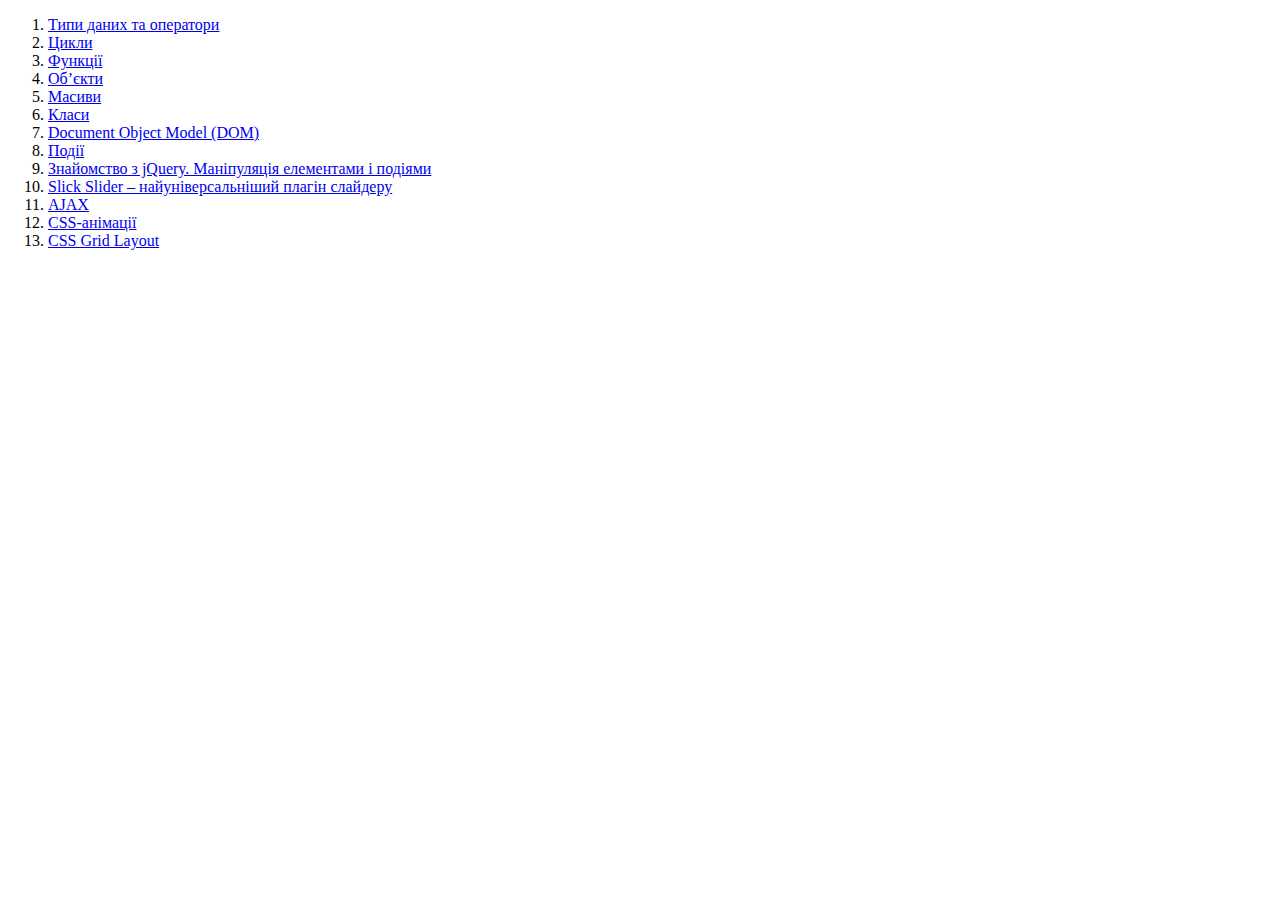
<file: index.html>
<!DOCTYPE html>
<html lang="uk">
  <head>
    <meta charset="UTF-8" />
    <meta http-equiv="X-UA-Compatible" content="IE=edge" />
    <meta name="viewport" content="width=device-width, initial-scale=1.0" />
    <link rel="stylesheet" href="styles/styles.css" />
    <title>JS homeworks</title>
  </head>
  <body>
    <ol>
      <li><a href="hw1.html">Типи даних та оператори</a></li>
      <li><a href="hw2.html">Цикли</a></li>
      <li><a href="hw3.html">Функції</a></li>
      <li><a href="hw4.html">Об’єкти</a></li>
      <li><a href="hw5.html">Масиви</a></li>
      <li><a href="hw6.html">Класи</a></li>
      <li><a href="hw7.html">Document Object Model (DOM) </a></li>
      <li><a href="hw8.html">Події</a></li>
      <li>
        <a href="hw9.html"
          >Знайомство з jQuery. Маніпуляція елементами і подіями
        </a>
      </li>
      <li>
        <a href="hw10.html"
          >Slick Slider – найуніверсальніший плагін слайдеру</a
        >
      </li>
      <li><a href="hw11.html">AJAX</a></li>
      <li><a href="hw37.html">CSS-анімації </a></li>
      <li><a href="hw38.html">CSS Grid Layout </a></li>
    </ol>
  </body>
</html>
</file>
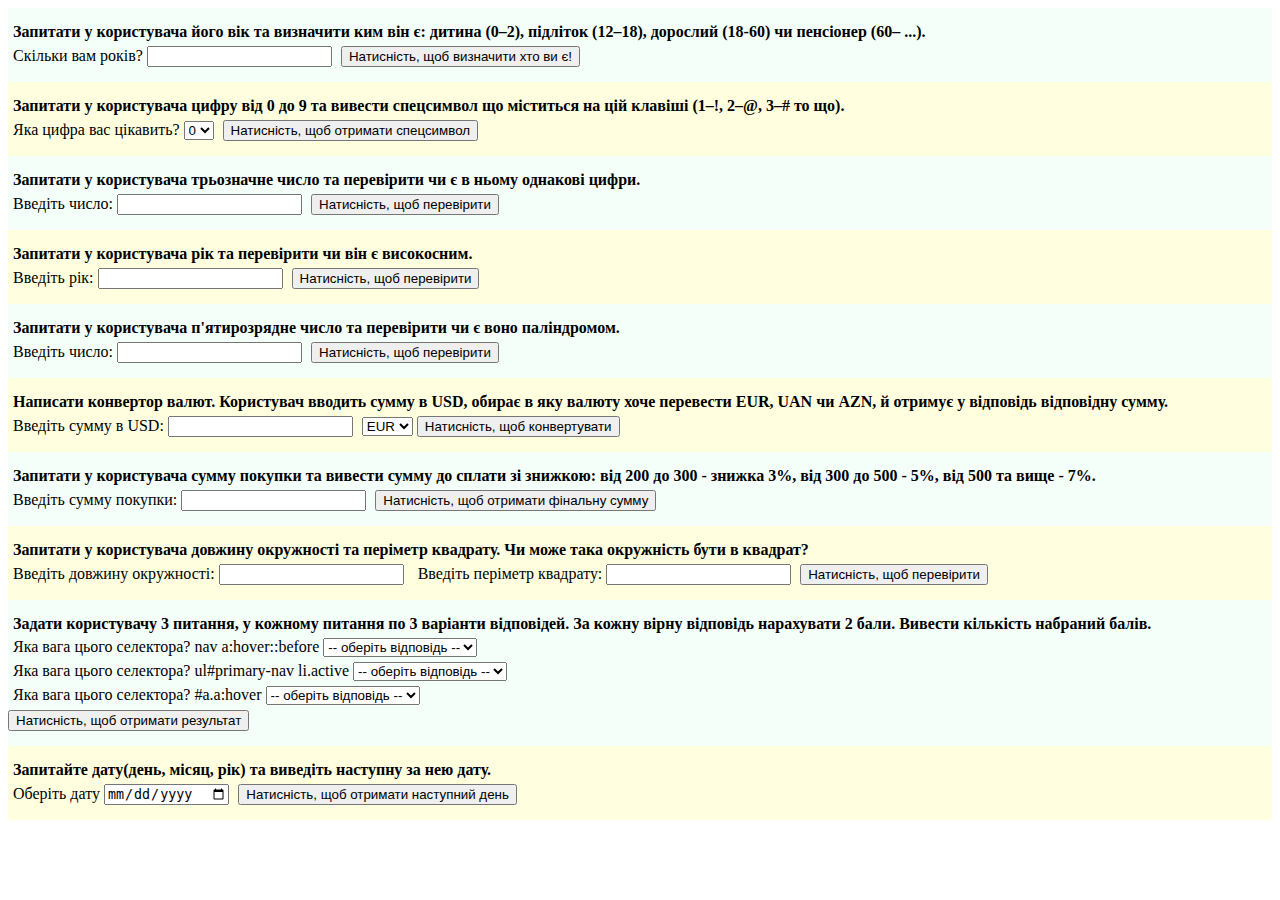
<file: hw1.html>
<!DOCTYPE html>
<html lang="uk">
  <head>
    <meta charset="UTF-8" />
    <meta http-equiv="X-UA-Compatible" content="IE=edge" />
    <meta name="viewport" content="width=device-width, initial-scale=1.0" />
    <link rel="stylesheet" href="styles/styles.css" />
    <script src="js/hw1.js"></script>
    <title>JS HW 1</title>
  </head>
  <body>
    <section>
      <h4>
        Запитати у користувача його вік та визначити ким він є: дитина (0–2),
        підліток (12–18), дорослий (18-60) чи пенсіонер (60– ...).
      </h4>
      <label>Скільки вам років? <input type="text" id="age" /></label>
      <button onclick="checkStatus()">
        Натисність, щоб визначити хто ви є!
      </button>
      <p id="status"></p>
    </section>
    <section>
      <h4>
        Запитати у користувача цифру від 0 до 9 та вивести спецсимвол що
        міститься на цій клавіші (1–!, 2–@, 3–# то що).
      </h4>
      <label
        >Яка цифра вас цікавить?
        <select id="number" name="numbers">
          <option value="0">0</option>
          <option value="1">1</option>
          <option value="2">2</option>
          <option value="3">3</option>
          <option value="4">4</option>
          <option value="5">5</option>
          <option value="6">6</option>
          <option value="7">7</option>
          <option value="8">8</option>
          <option value="9">9</option>
        </select></label
      >
      <button onclick="getSymbol()">Натисність, щоб отримати спецсимвол</button>
      <p id="symbol"></p>
    </section>
    <section>
      <h4>
        Запитати у користувача трьозначне число та перевірити чи є в ньому
        однакові цифри.
      </h4>
      <label>Введіть число: <input type="text" id="number_3x" /></label>
      <button onclick="checkNumber()">Натисність, щоб перевірити</button>
      <p id="number_3x_result"></p>
    </section>
    <section>
      <h4>Запитати у користувача рік та перевірити чи він є високосним.</h4>
      <label>Введіть рік: <input type="text" id="year" /></label>
      <button onclick="checkYear()">Натисність, щоб перевірити</button>
      <p id="year_result"></p>
    </section>
    <section>
      <h4>
        Запитати у користувача п'ятирозрядне число та перевірити чи є воно
        паліндромом.
      </h4>
      <label>Введіть число: <input type="text" id="palindrom" /></label>
      <button onclick="checkPalindrom()">Натисність, щоб перевірити</button>
      <p id="palindrom_result"></p>
    </section>
    <section>
      <h4>
        Написати конвертор валют. Користувач вводить сумму в USD, обирає в яку
        валюту хоче перевести EUR, UAN чи AZN, й отримує у відповідь відповідну
        сумму.
      </h4>
      <label>Введіть сумму в USD: <input type="text" id="usd" /></label>
      <select id="currency" name="currency">
        <option value="EUR">EUR</option>
        <option value="UAH">UAH</option>
        <option value="AZN">AZN</option>
      </select>
      <button onclick="exchange()">Натисність, щоб конвертувати</button>
      <p id="exchange_result"></p>
    </section>
    <section>
      <h4>
        Запитати у користувача сумму покупки та вивести сумму до сплати зі
        знижкою: від 200 до 300 - знижка 3%, від 300 до 500 - 5%, від 500 та
        вище - 7%.
      </h4>
      <label>Введіть сумму покупки: <input type="text" id="amount" /></label>
      <button onclick="calcDiscount()">
        Натисність, щоб отримати фінальну сумму
      </button>
      <p id="amount_result"></p>
    </section>
    <section>
      <h4>
        Запитати у користувача довжину окружності та періметр квадрату. Чи може
        така окружність бути в квадрат?
      </h4>
      <label>Введіть довжину окружності: <input type="text" id="c" /></label>
      <label>Введіть періметр квадрату: <input type="text" id="p" /></label>
      <button onclick="isCircleIn()">Натисність, щоб перевірити</button>
      <p id="check_result"></p>
    </section>
    <section>
      <h4>
        Задати користувачу 3 питання, у кожному питання по 3 варіанти
        відповідей. За кожну вірну відповідь нарахувати 2 бали. Вивести
        кількість набраний балів.
      </h4>
      <label class="quizz"
        >Яка вага цього селектора? nav a:hover::before
        <select id="question1" name="question1">
          <option disabled selected value>-- оберіть відповідь --</option>
          <!-- correct -->
          <option value="0">0 1 3</option>
          <option value="1">0 1 2</option>
          <option value="2">0 2 1</option>
        </select></label
      >
      <label class="quizz"
        >Яка вага цього селектора? ul#primary-nav li.active
        <select id="question2" name="question2">
          <option disabled selected value>-- оберіть відповідь --</option>
          <option value="0">1 1 3</option>
          <!-- correct -->
          <option value="1">1 1 2</option>
          <option value="2">1 2 1</option>
        </select></label
      >
      <label class="quizz"
        >Яка вага цього селектора? #a.a:hover
        <select id="question3" name="question3">
          <option disabled selected value>-- оберіть відповідь --</option>
          <option value="0">1 1 1</option>
          <!-- correct -->
          <option value="1">1 2 0</option>
          <option value="2">0 2 1</option>
        </select></label
      >
      <button onclick="quizz()">Натисність, щоб отримати результат</button>
      <p id="quizz_results"></p>
    </section>
    <section>
      <h4>
        Запитайте дату(день, місяц, рік) та виведіть наступну за нею дату.
      </h4>
      <label>Оберіть дату <input type="date" id="date" /></label>
      <button onclick="getNextDay()">
        Натисність, щоб отримати наступний день
      </button>
      <p id="next_day"></p>
    </section>
  </body>
</html>
</file>
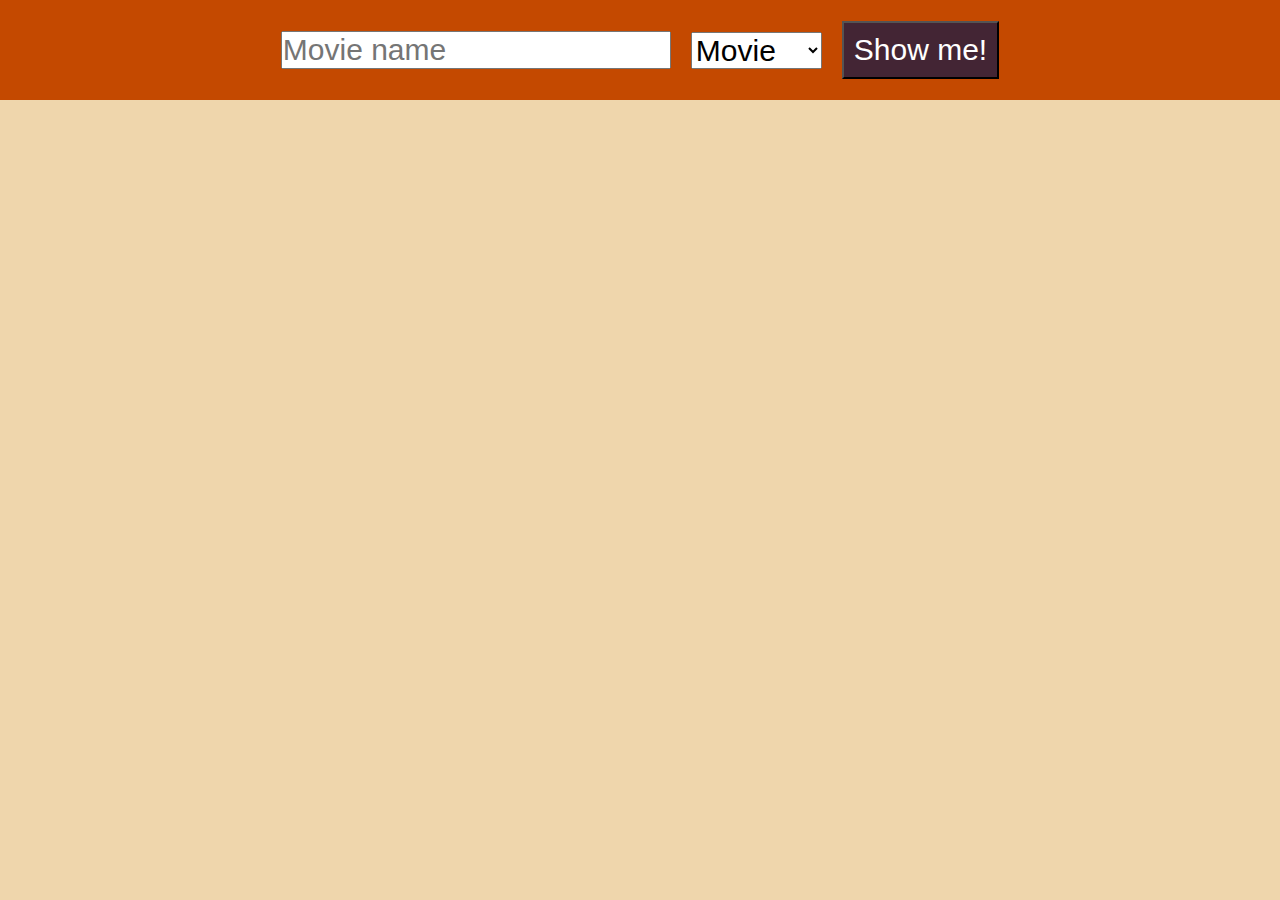
<file: hw11.html>
<!DOCTYPE html>
<html lang="en">
  <head>
    <meta charset="UTF-8" />
    <meta http-equiv="X-UA-Compatible" content="IE=edge" />
    <meta name="viewport" content="width=device-width, initial-scale=1.0" />
    <link rel="stylesheet" href="styles/hw11.css" />
    <title>JS HW 11</title>
  </head>
  <body>
    <form id="movieSearch">
      <input
        id="name"
        name="name"
        placeholder="Movie name"
        class="input-field"
      />
      <select name="type" id="type" class="input-field">
        <option value="movie">Movie</option>
        <option value="series">Series</option>
        <option value="episode">Episode</option>
      </select>
      <input type="submit" class="btn" value="Show me!" />
    </form>
    <script src="js/hw11.js"></script>
  </body>
</html>
</file>
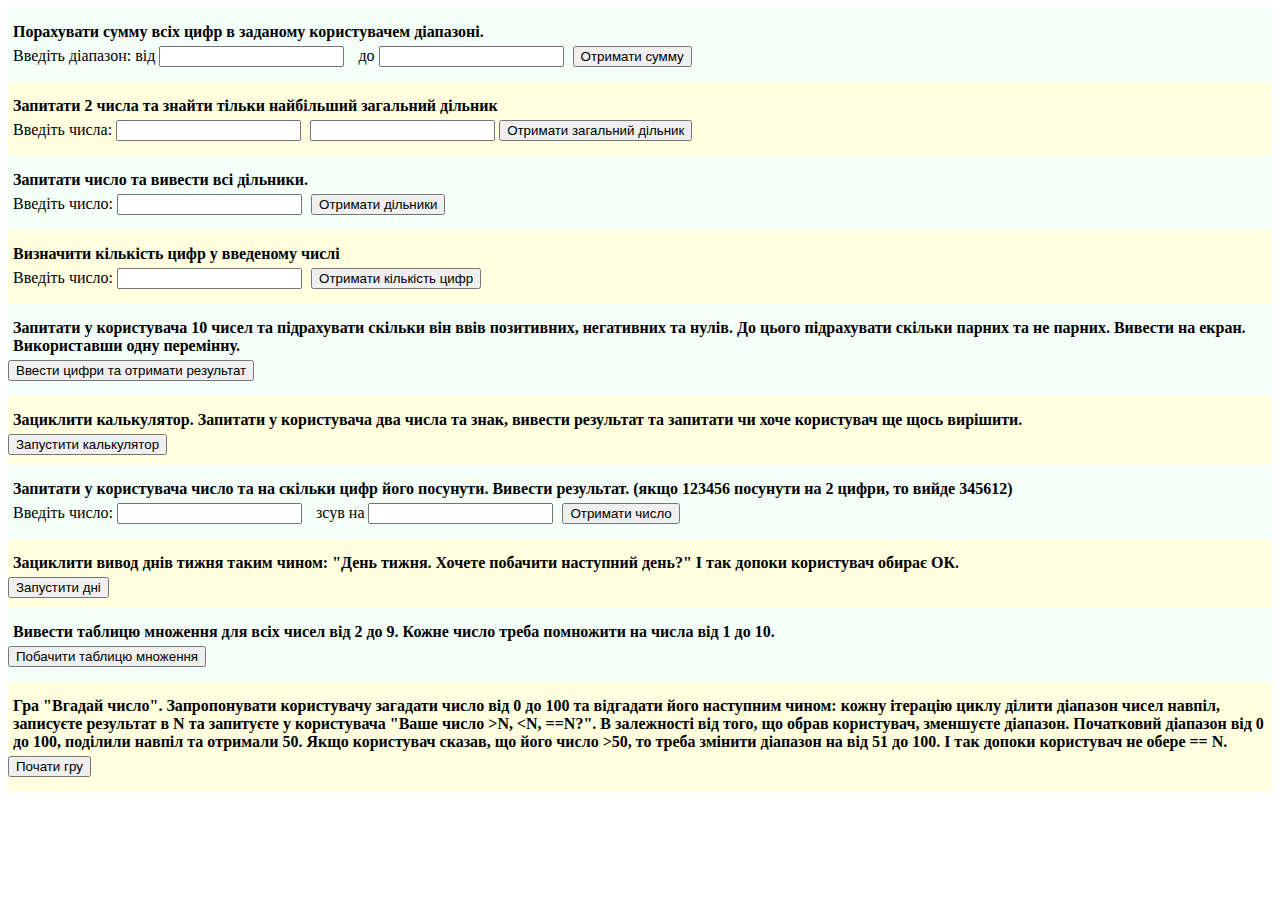
<file: hw2.html>
<!DOCTYPE html>
<html lang="uk">
  <head>
    <meta charset="UTF-8" />
    <meta http-equiv="X-UA-Compatible" content="IE=edge" />
    <meta name="viewport" content="width=device-width, initial-scale=1.0" />
    <link rel="stylesheet" href="styles/styles.css" />
    <script src="js/hw2.js"></script>
    <title>JS HW 2</title>
  </head>
  <body>
    <section>
      <h4>Порахувати сумму всіх цифр в заданому користувачем діапазоні.</h4>
      <label>Введіть діапазон: від <input type="text" id="task1_from" /></label>
      <label>до <input type="text" id="task1_to" /></label>
      <button onclick="getSum()">Отримати сумму</button>
      <p id="task1_result"></p>
    </section>
    <section>
      <h4>Запитати 2 числа та знайти тільки найбільший загальний дільник</h4>
      <label>Введіть числа: <input type="text" id="task2_num1" /></label>
      <input type="text" id="task2_num2" />
      <button onclick="getDivider()">Отримати загальний дільник</button>
      <p id="task2_result"></p>
    </section>
    <section>
      <h4>Запитати число та вивести всі дільники.</h4>
      <label>Введіть число: <input type="text" id="task3_num" /></label>
      <button onclick="getDividers()">Отримати дільники</button>
      <p id="task3_result"></p>
    </section>
    <section>
      <h4>Визначити кількість цифр у введеному числі</h4>
      <label>Введіть число: <input type="text" id="task4_num" /></label>
      <button onclick="getDigits()">Отримати кількість цифр</button>
      <p id="task4_result"></p>
    </section>
    <section>
      <h4>
        Запитати у користувача 10 чисел та підрахувати скільки він ввів
        позитивних, негативних та нулів. До цього підрахувати скільки парних та
        не парних. Вивести на екран. Використавши одну перемінну.
      </h4>
      <button onclick="getStats()">Ввести цифри та отримати результат</button>
      <p id="task5_result"></p>
    </section>
    <section>
      <h4>
        Зациклити калькулятор. Запитати у користувача два числа та знак, вивести
        результат та запитати чи хоче користувач ще щось вирішити.
      </h4>
      <button onclick="calc()">Запустити калькулятор</button>
    </section>
    <section>
      <h4>
        Запитати у користувача число та на скільки цифр його посунути. Вивести
        результат. (якщо 123456 посунути на 2 цифри, то вийде 345612)
      </h4>
      <label>Введіть число: <input type="text" id="task7_number" /></label>
      <label>зсув на <input type="text" id="task7_shift" /></label>
      <button onclick="getShiftedNumber()">Отримати число</button>
      <p id="task7_result"></p>
    </section>
    <section>
      <h4>
        Зациклити вивод днів тижня таким чином: "День тижня. Хочете побачити
        наступний день?" І так допоки користувач обирає ОК.
      </h4>
      <button onclick="days()">Запустити дні</button>
    </section>
    <section>
      <h4>
        Вивести таблицю множення для всіх чисел від 2 до 9. Кожне число треба
        помножити на числа від 1 до 10.
      </h4>
      <button onclick="multTable()">Побачити таблицю множення</button>
      <p id="task8_result1"></p>
      <p id="task8_result2"></p>
      <p id="task8_result3"></p>
      <p id="task8_result4"></p>
      <p id="task8_result5"></p>
      <p id="task8_result6"></p>
      <p id="task8_result7"></p>
      <p id="task8_result8"></p>
      <p id="task8_result9"></p>
    </section>
    <section>
      <h4>
        Гра "Вгадай число". Запропонувати користувачу загадати число від 0 до
        100 та відгадати його наступним чином: кожну ітерацію циклу ділити
        діапазон чисел навпіл, записуєте результат в N та запитуєте у
        користувача "Ваше число &gtN, &ltN, ==N?". В залежності від того, що
        обрав користувач, зменшуєте діапазон. Початковий діапазон від 0 до 100,
        поділили навпіл та отримали 50. Якщо користувач сказав, що його число
        &gt50, то треба змінити діапазон на від 51 до 100. І так допоки
        користувач не обере == N.
      </h4>
      <button onclick="guessNumber()">Почати гру</button>
      <p id="task10_result"></p>
    </section>
  </body>
</html>
</file>
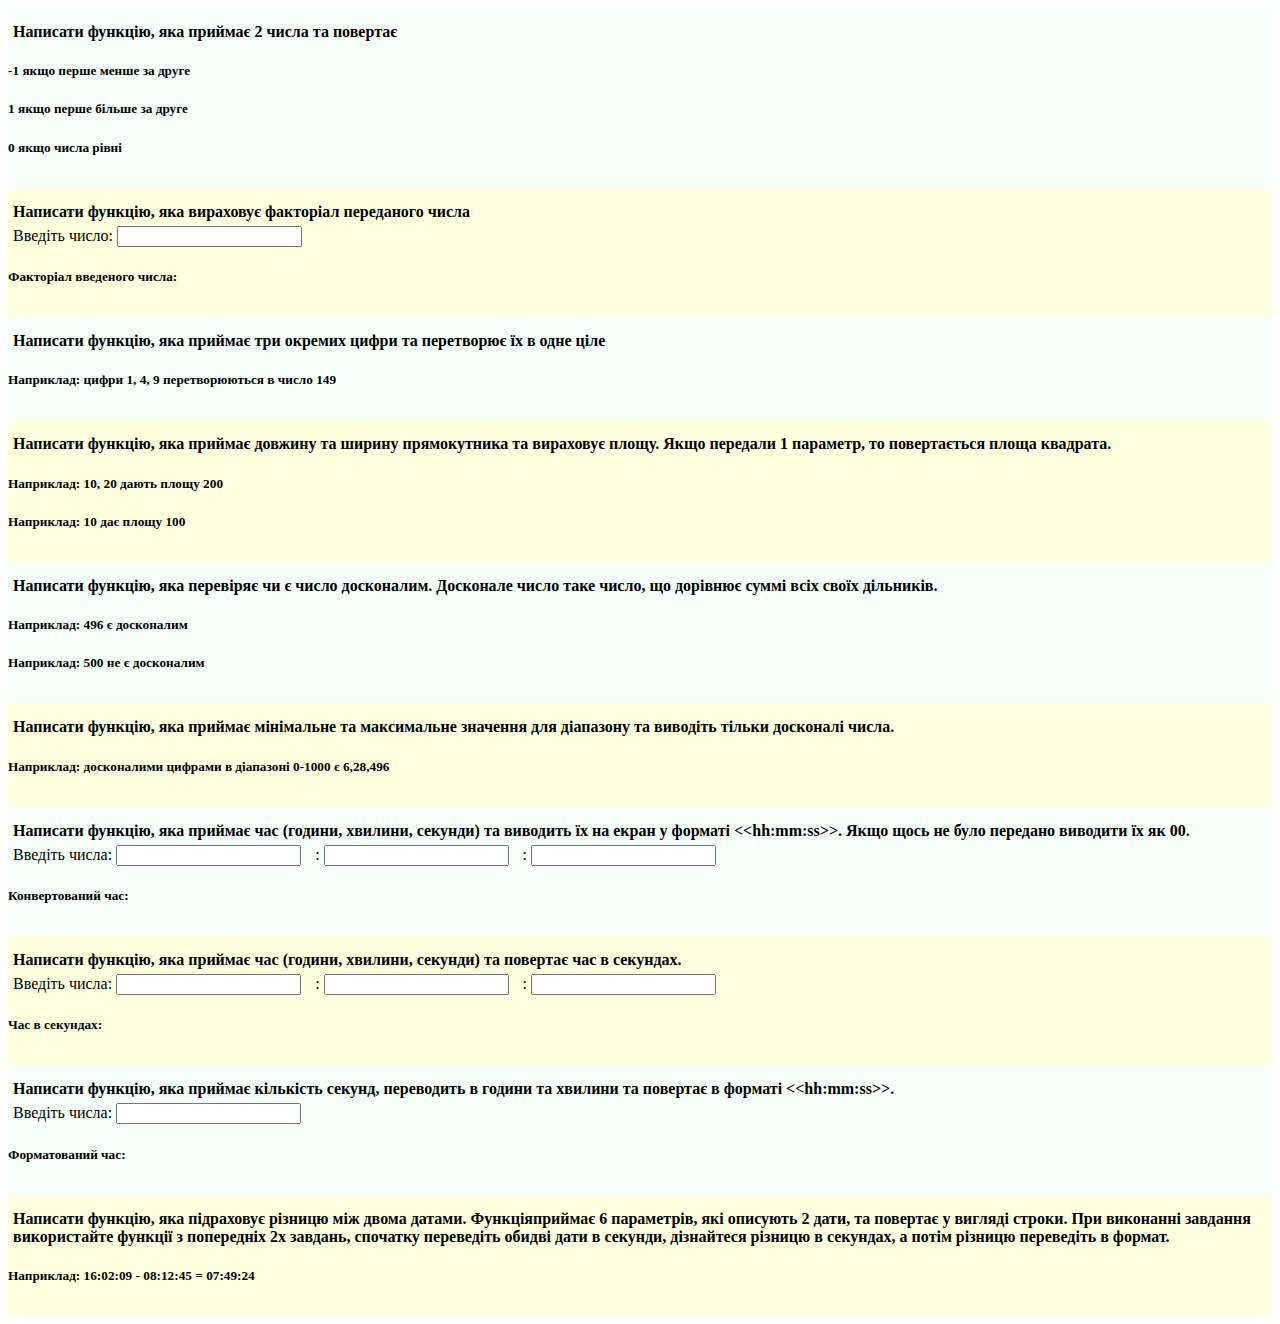
<file: hw3.html>
<!DOCTYPE html>
<html lang="uk">
  <head>
    <meta charset="UTF-8" />
    <meta http-equiv="X-UA-Compatible" content="IE=edge" />
    <meta name="viewport" content="width=device-width, initial-scale=1.0" />
    <link rel="stylesheet" href="styles/styles.css" />
    <script src="js/hw3.js"></script>
    <title>JS HW 3</title>
  </head>
  <body>
    <section>
      <h4>Написати функцію, яка приймає 2 числа та повертає</h4>
      <h5>
        <span>
          <script>
            document.write(task1(1, 10));
          </script>
        </span>
        якщо перше менше за друге
      </h5>
      <h5>
        <span>
          <script>
            document.write(task1(10, 1));
          </script>
        </span>
        якщо перше більше за друге
      </h5>
      <h5>
        <span>
          <script>
            document.write(task1(1, 1));
          </script>
        </span>
        якщо числа рівні
      </h5>
    </section>
    <section>
      <h4>Написати функцію, яка вираховує факторіал переданого числа</h4>
      <label>Введіть число: <input type="text" id="task2_number" /></label>
      <h5>
        Факторіал введеного числа:
        <span id="task2_result">
          <script>
            document.getElementById("task2_number").addEventListener(
              "keyup",
              function (evt) {
                let value = checkInputNotString(this.value);
                if (!isNaN(value) && value > 0) {
                  console.log(value);
                document.getElementById("task2_result").innerHTML = task2(
                    value
                );
                } else if (value <= 0) {
                  document.getElementById("task2_result").innerHTML =
                    "Ця функція працює тільки з числами > 0";
                }
              },
              false
            );
          </script>
        </span>
      </h5>
    </section>
    <section>
      <h4>
        Написати функцію, яка приймає три окремих цифри та перетворює їх в одне
        ціле
      </h4>
      <h5>
        Наприклад: цифри 1, 4, 9 перетворюються в число
        <span>
          <script>
            document.write(task3(1, 4, 9));
          </script>
        </span>
      </h5>
    </section>
    <section>
      <h4>
        Написати функцію, яка приймає довжину та ширину прямокутника та
        вираховує площу. Якщо передали 1 параметр, то повертається площа
        квадрата.
      </h4>
      <h5>
        Наприклад: 10, 20 дають площу
        <span>
          <script>
            document.write(task4(10, 20));
          </script>
        </span>
      </h5>
      <h5>
        Наприклад: 10 дає площу
        <span>
          <script>
            document.write(task4(10));
          </script>
        </span>
      </h5>
    </section>
    <section>
      <h4>
        Написати функцію, яка перевіряє чи є число досконалим. Досконале число
        таке число, що дорівнює суммі всіх своїх дільників.
      </h4>
      <h5>
        Наприклад: 496
        <span>
          <script>
            document.write(task5(8128) ? "є досконалим" : "не є досконалим");
          </script>
        </span>
      </h5>
      <h5>
        Наприклад: 500
        <span>
          <script>
            document.write(task5(500) ? "є досконалим" : "не є досконалим");
          </script>
        </span>
      </h5>
    </section>
    <section>
      <h4>
        Написати функцію, яка приймає мінімальне та максимальне значення для
        діапазону та виводіть тільки досконалі числа.
      </h4>
      <h5>
        Наприклад: досконалими цифрами в діапазоні 0-1000 є
        <span>
          <script>
            document.write(task6(1, 1000));
          </script>
        </span>
      </h5>
    </section>
    <section>
      <h4>
        Написати функцію, яка приймає час (години, хвилини, секунди) та виводить
        їх на екран у форматі &lt&lthh:mm:ss&gt&gt. Якщо щось не було передано
        виводити їх як 00.
      </h4>
      <label>Введіть числа: <input type="text" id="task7_hh" /></label>
      <label>: <input type="text" id="task7_min" /></label>
      <label>: <input type="text" id="task7_sec" /></label>
      <h5>
        Конвертований час:
        <span id="task7_result">
          <script>
            document.getElementById("task7_hh").addEventListener(
              "keyup",
              function (evt) {
                document.getElementById("task7_result").innerHTML = task7(
                  this.value,
                  document.getElementById("task7_min").value,
                  document.getElementById("task7_sec").value
                );
              },
              false
            );
            document.getElementById("task7_min").addEventListener(
              "keyup",
              function (evt) {
                document.getElementById("task7_result").innerHTML = task7(
                  document.getElementById("task7_hh").value,
                  this.value,
                  document.getElementById("task7_sec").value
                );
              },
              false
            );
            document.getElementById("task7_sec").addEventListener(
              "keyup",
              function (evt) {
                document.getElementById("task7_result").innerHTML = task7(
                  document.getElementById("task7_hh").value,
                  document.getElementById("task7_min").value,
                  this.value
                );
              },
              false
            );
          </script>
        </span>
      </h5>
    </section>
    <section>
      <h4>
        Написати функцію, яка приймає час (години, хвилини, секунди) та повертає
        час в секундах.
      </h4>
      <label>Введіть числа: <input type="text" id="task8_hh" /></label>
      <label>: <input type="text" id="task8_min" /></label>
      <label>: <input type="text" id="task8_sec" /></label>
      <h5>
        Час в секундах:
        <span id="task8_result">
          <script>
            document.getElementById("task8_hh").addEventListener(
              "keyup",
              function (evt) {
                document.getElementById("task8_result").innerHTML = task8(
                  this.value,
                  document.getElementById("task8_min").value,
                  document.getElementById("task8_sec").value
                );
              },
              false
            );
            document.getElementById("task8_min").addEventListener(
              "keyup",
              function (evt) {
                document.getElementById("task8_result").innerHTML = task8(
                  document.getElementById("task8_hh").value,
                  this.value,
                  document.getElementById("task8_sec").value
                );
              },
              false
            );
            document.getElementById("task8_sec").addEventListener(
              "keyup",
              function (evt) {
                document.getElementById("task8_result").innerHTML = task8(
                  document.getElementById("task8_hh").value,
                  document.getElementById("task8_min").value,
                  this.value
                );
              },
              false
            );
          </script>
        </span>
      </h5>
    </section>
    <section>
      <h4>
        Написати функцію, яка приймає кількість секунд, переводить в години та
        хвилини та повертає в форматі &lt&lthh:mm:ss&gt&gt.
      </h4>
      <label>Введіть числа: <input type="text" id="task9_sec" /></label>
      <h5>
        Форматований час:
        <span id="task9_result">
          <script>
            document.getElementById("task9_sec").addEventListener(
              "keyup",
              function (evt) {
                document.getElementById("task9_result").innerHTML = task9(
                  this.value
                );
              },
              false
            );
          </script>
        </span>
      </h5>
    </section>
    <section>
      <h4>
        Написати функцію, яка підраховує різницю між двома датами.
        Функціяприймає 6 параметрів, які описують 2 дати, та повертає у вигляді
        строки. При виконанні завдання використайте функції з попередніх 2х
        завдань, спочатку переведіть обидві дати в секунди, дізнайтеся різницю в
        секундах, а потім різницю переведіть в формат.
      </h4>
      <h5>
        Наприклад: 16:02:09 - 08:12:45 =
        <span>
          <script>
            document.write(task10(16, 2, 9, 8, 12, 45));
          </script>
        </span>
      </h5>
    </section>
  </body>
</html>
</file>
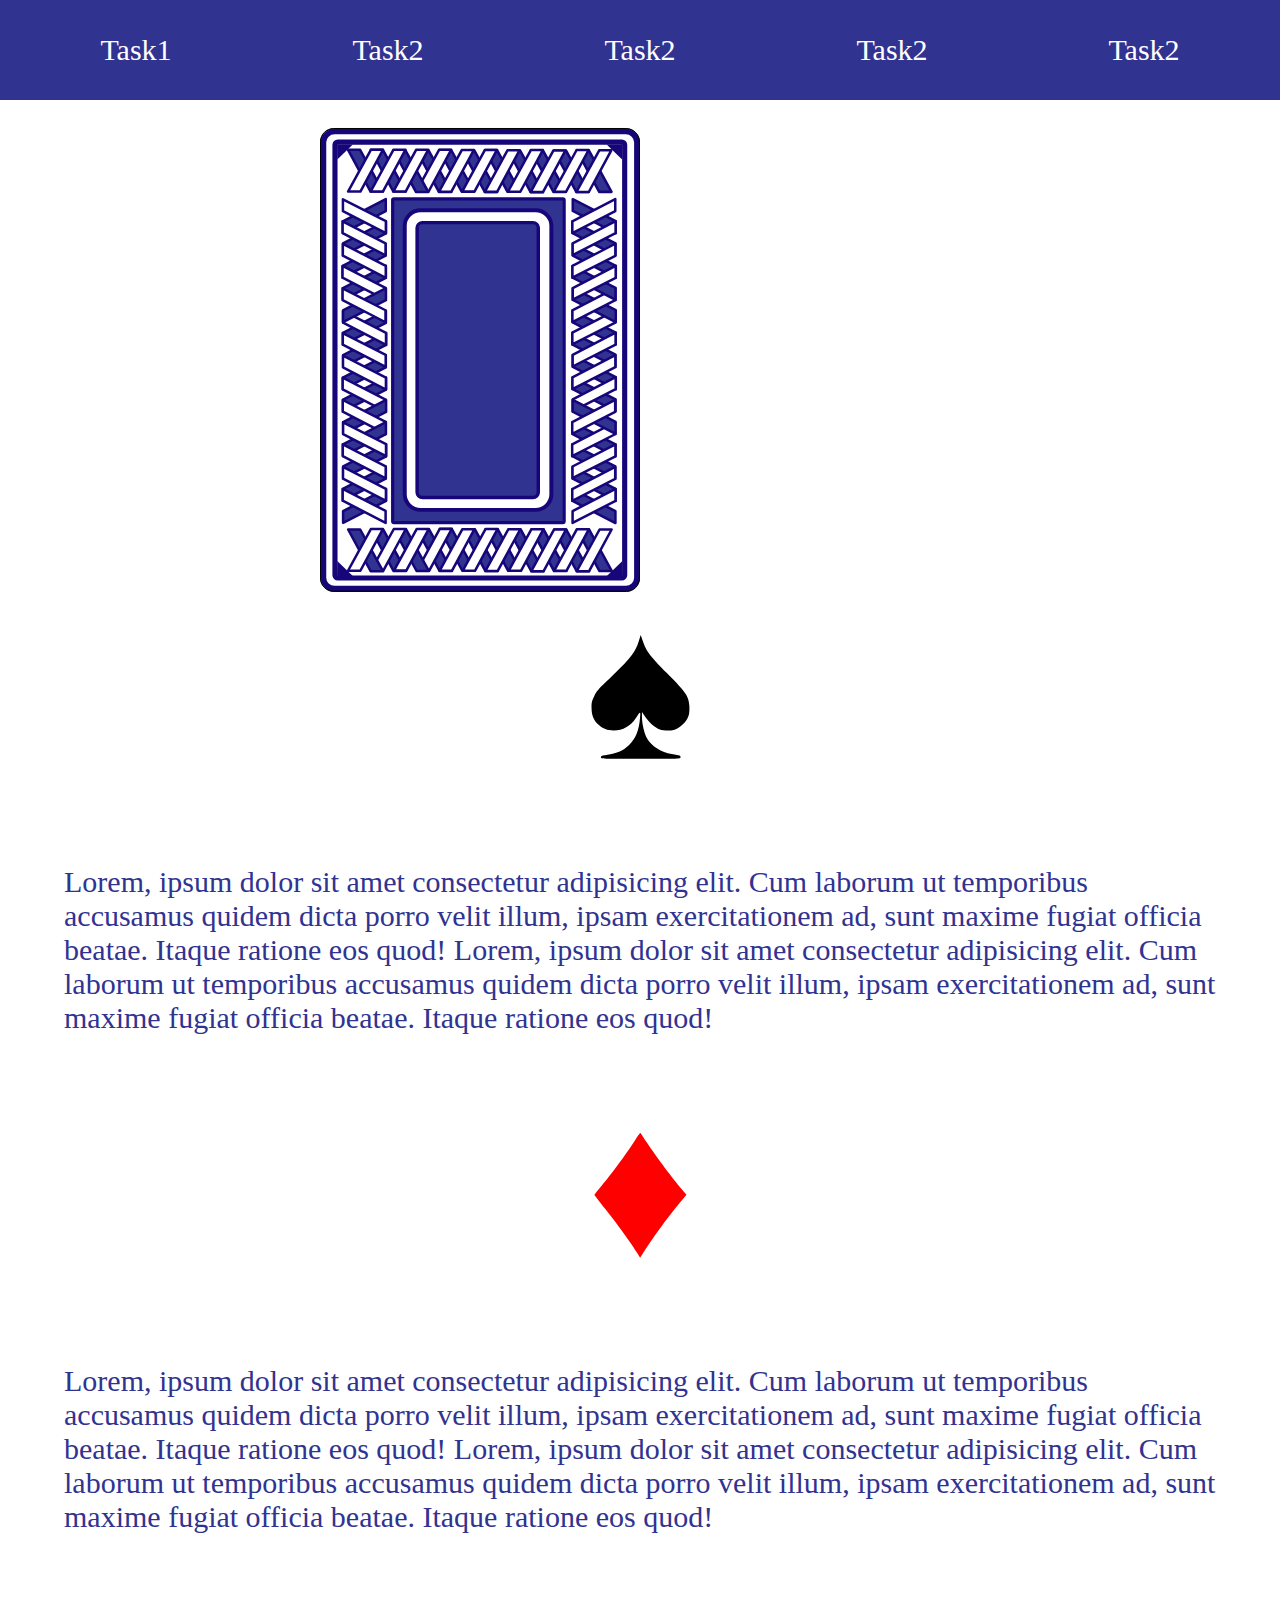
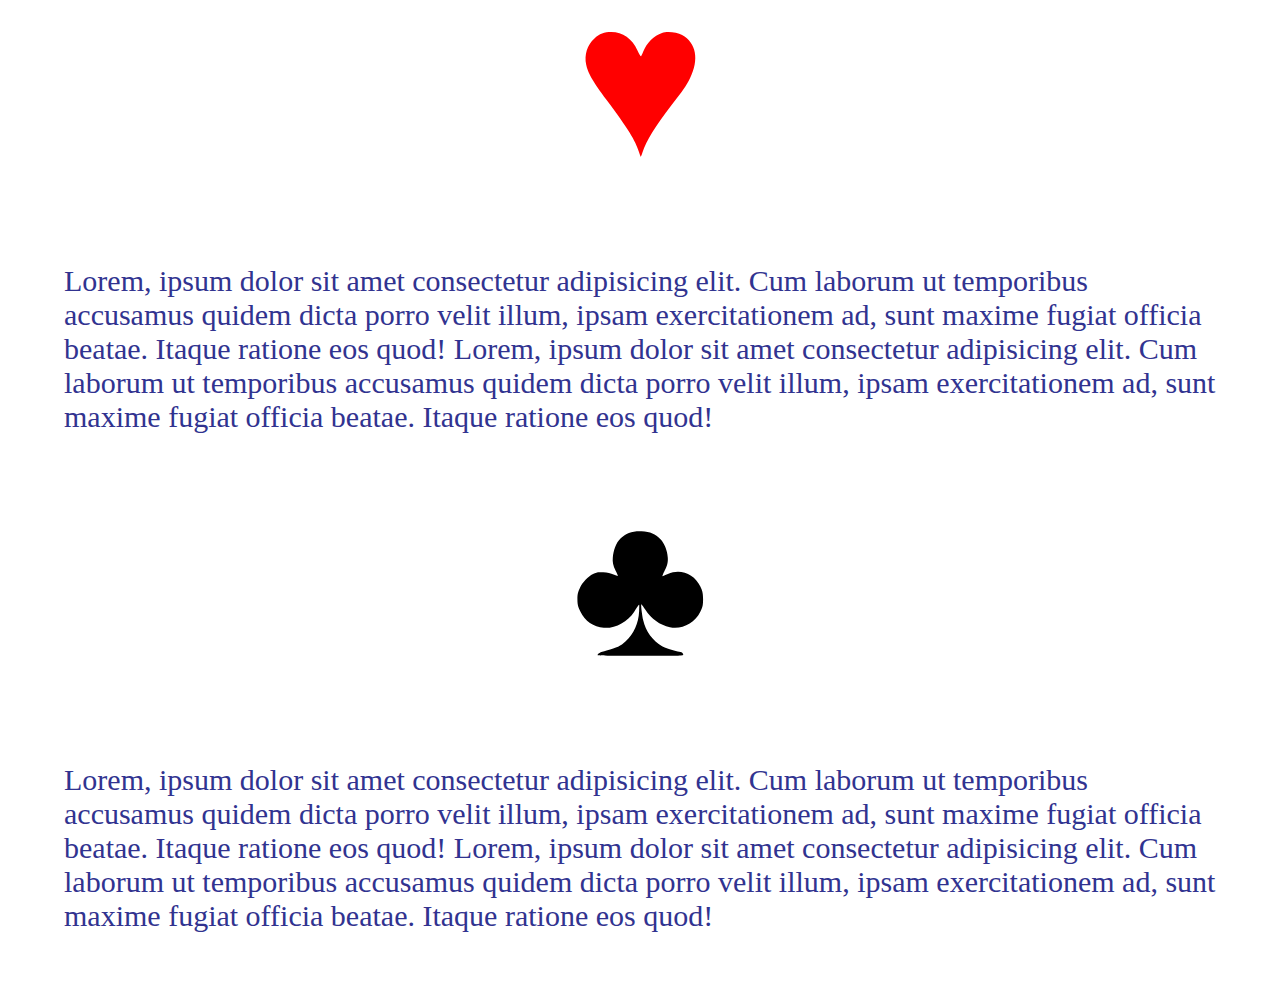
<file: hw37.html>
<!DOCTYPE html>
<html lang="en">
  <head>
    <meta charset="UTF-8" />
    <meta http-equiv="X-UA-Compatible" content="IE=edge" />
    <meta name="viewport" content="width=device-width, initial-scale=1.0" />
    <link
      rel="stylesheet"
      href="https://cdnjs.cloudflare.com/ajax/libs/animate.css/4.1.1/animate.min.css"
    />
    <link rel="stylesheet" href="./styles/hw37.1.css" />
    <link rel="stylesheet" href="./styles/hw37.2.css" />
    <title>Homework 1(37)</title>
  </head>
  <body>
    <ul class="nav">
      <li class="nav-item animate__animated animate__hinge animate__delay-1s">
        Task1
      </li>
      <li class="nav-item">Task2</li>
      <li class="nav-item">Task2</li>
      <li class="nav-item">Task2</li>
      <li class="nav-item">Task2</li>
    </ul>
    <div class="task1">
      <div class="flip-container"></div>
    </div>
    <div class="task2">
      <svg class="task2-pic">
        <use xlink:href="./img/sprite.svg#spade"></use>
      </svg>
      <p class="task2-text">
        Lorem, ipsum dolor sit amet consectetur adipisicing elit. Cum laborum ut
        temporibus accusamus quidem dicta porro velit illum, ipsam
        exercitationem ad, sunt maxime fugiat officia beatae. Itaque ratione eos
        quod! Lorem, ipsum dolor sit amet consectetur adipisicing elit. Cum
        laborum ut temporibus accusamus quidem dicta porro velit illum, ipsam
        exercitationem ad, sunt maxime fugiat officia beatae. Itaque ratione eos
        quod!
      </p>
      <svg class="task2-pic">
        <use xlink:href="./img/sprite.svg#diamond"></use>
      </svg>
      <p class="task2-text">
        Lorem, ipsum dolor sit amet consectetur adipisicing elit. Cum laborum ut
        temporibus accusamus quidem dicta porro velit illum, ipsam
        exercitationem ad, sunt maxime fugiat officia beatae. Itaque ratione eos
        quod! Lorem, ipsum dolor sit amet consectetur adipisicing elit. Cum
        laborum ut temporibus accusamus quidem dicta porro velit illum, ipsam
        exercitationem ad, sunt maxime fugiat officia beatae. Itaque ratione eos
        quod!
      </p>
      <svg class="task2-pic">
        <use xlink:href="./img/sprite.svg#heart"></use>
      </svg>
      <p class="task2-text">
        Lorem, ipsum dolor sit amet consectetur adipisicing elit. Cum laborum ut
        temporibus accusamus quidem dicta porro velit illum, ipsam
        exercitationem ad, sunt maxime fugiat officia beatae. Itaque ratione eos
        quod! Lorem, ipsum dolor sit amet consectetur adipisicing elit. Cum
        laborum ut temporibus accusamus quidem dicta porro velit illum, ipsam
        exercitationem ad, sunt maxime fugiat officia beatae. Itaque ratione eos
        quod!
      </p>
      <svg class="task2-pic">
        <use xlink:href="./img/sprite.svg#club"></use>
      </svg>
      <p class="task2-text">
        Lorem, ipsum dolor sit amet consectetur adipisicing elit. Cum laborum ut
        temporibus accusamus quidem dicta porro velit illum, ipsam
        exercitationem ad, sunt maxime fugiat officia beatae. Itaque ratione eos
        quod! Lorem, ipsum dolor sit amet consectetur adipisicing elit. Cum
        laborum ut temporibus accusamus quidem dicta porro velit illum, ipsam
        exercitationem ad, sunt maxime fugiat officia beatae. Itaque ratione eos
        quod!
      </p>
    </div>
    <script src="./js/hw37.1.js"></script>
    <script src="./js/hw37.2.js"></script>
  </body>
</html>
</file>
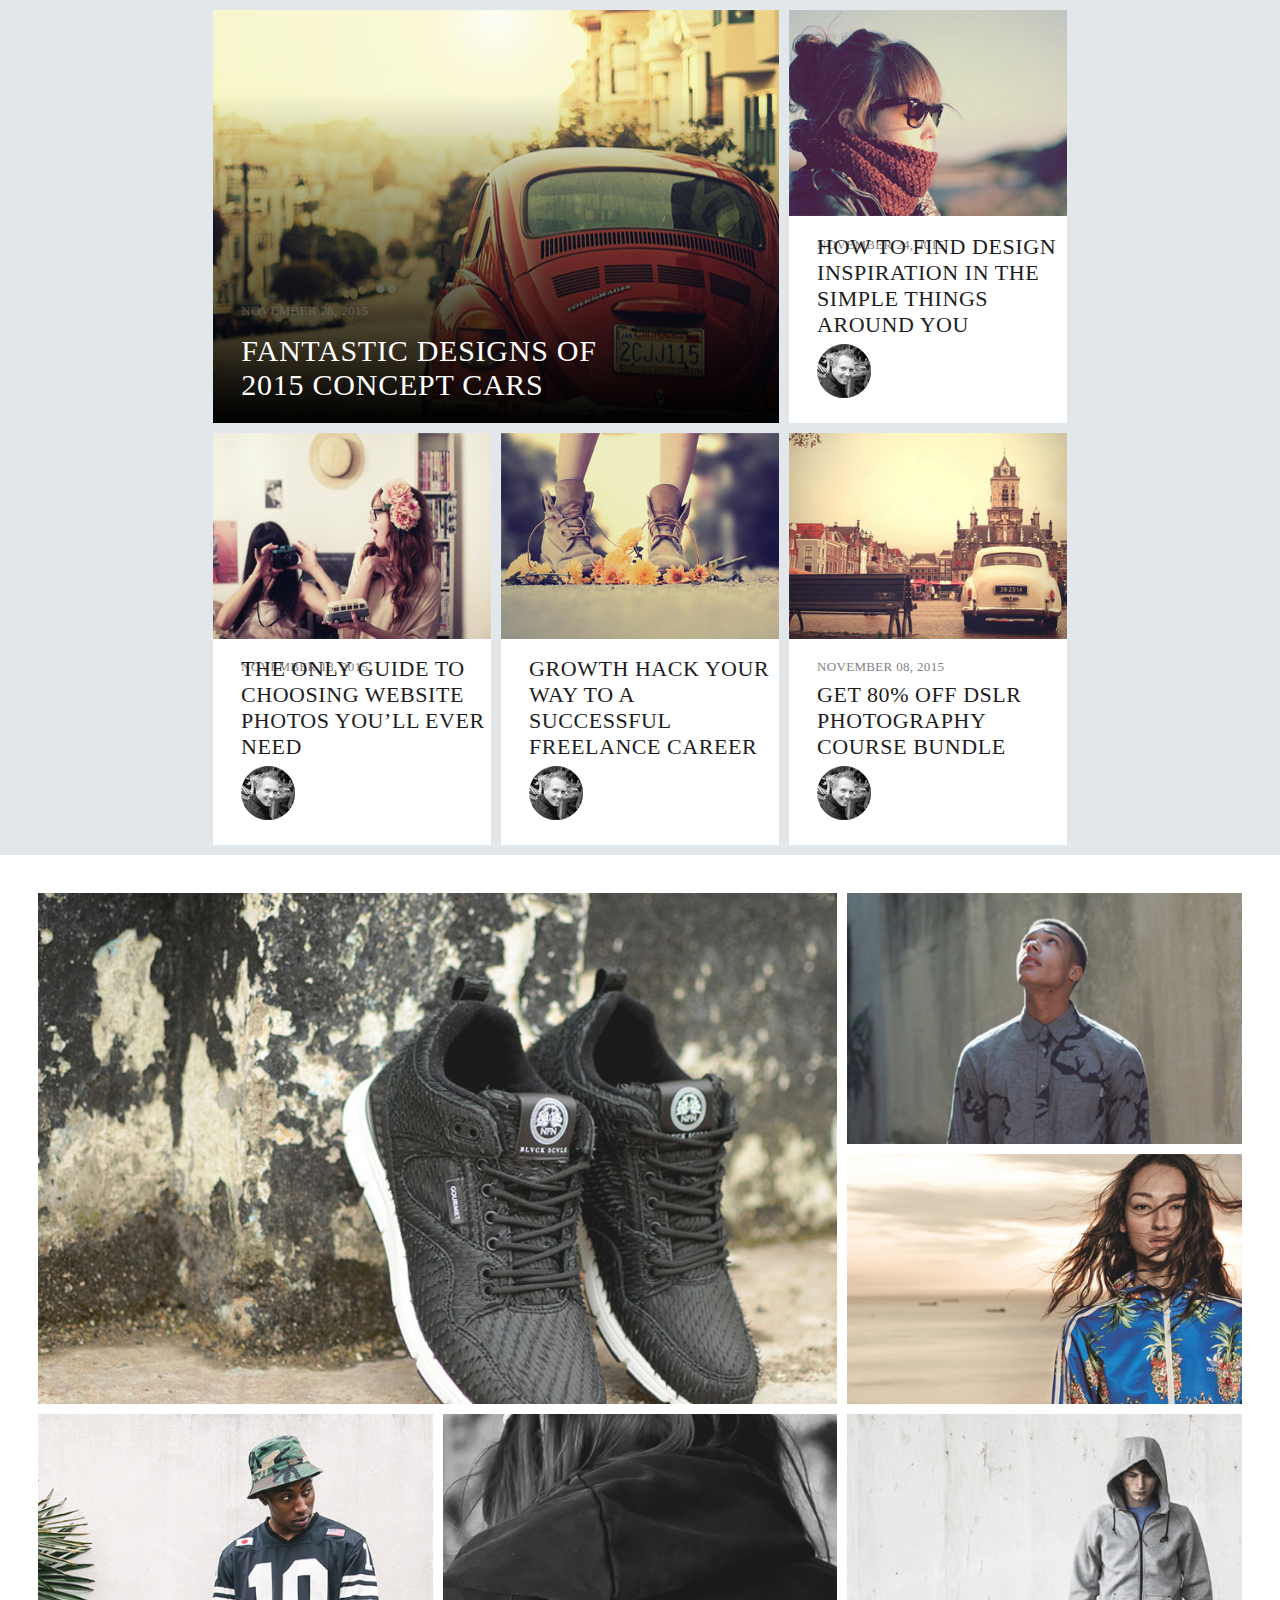
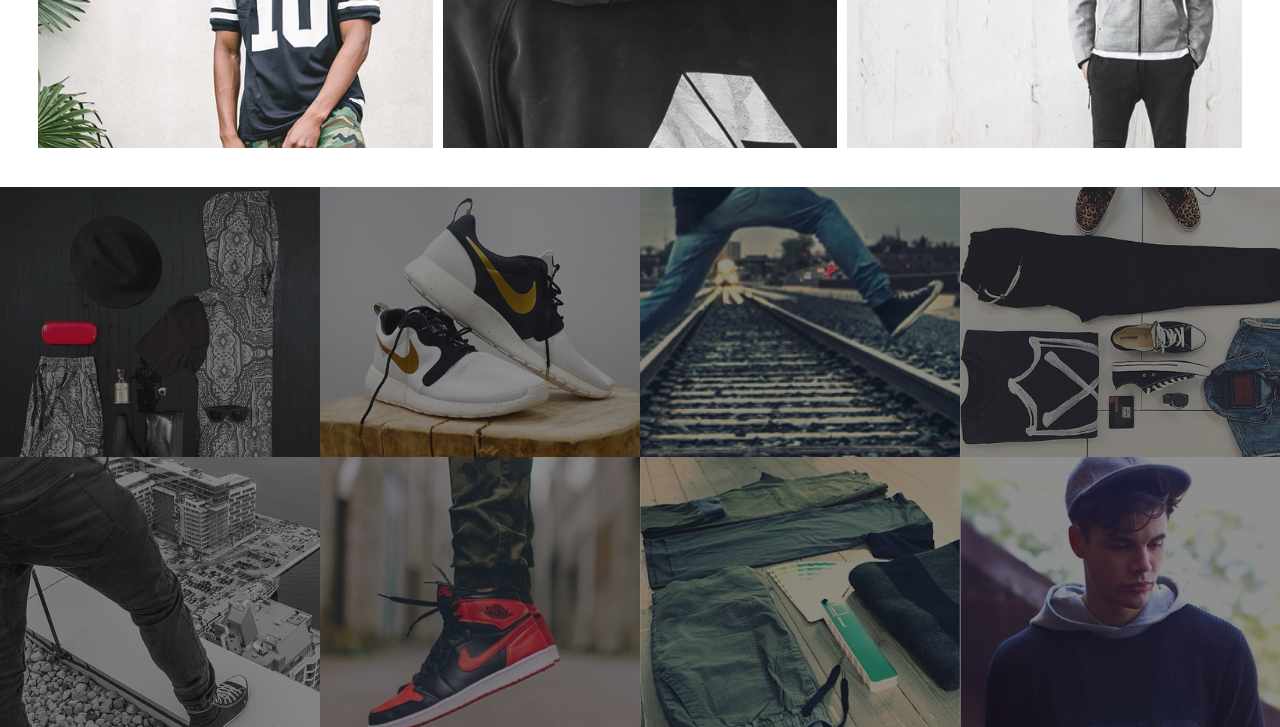
<file: hw38.html>
<!DOCTYPE html>
<html lang="en">
  <head>
    <meta charset="UTF-8" />
    <meta http-equiv="X-UA-Compatible" content="IE=edge" />
    <meta name="viewport" content="width=device-width, initial-scale=1.0" />
    <link rel="stylesheet" href="./styles/hw38.css" />
    <title>Homework 38</title>
  </head>
  <body>
    <section class="task38-1">
      <div class="grid-container">
        <article>
          <div>
            <p>November 28, 2015</p>
            <h1>Fantastic Designs Of 2015 Concept Cars</h1>
          </div>
        </article>
        <article>
          <img src="img/38.1/Layer_2.png" alt="design inspiration" />
          <p>November 24, 2015</p>
          <h2>
            How To Find Design Inspiration In The Simple Things Around You
          </h2>
          <img src="img/38.1/Layer_3.png" alt="author's photo" />
        </article>
        <article>
          <img src="img/38.1/Layer_5.png" alt="design inspiration" />
          <p>November 18, 2015</p>
          <h2>The Only Guide To Choosing Website Photos You’ll Ever Need</h2>
          <img src="img/38.1/Layer_3.png" alt="author's photo" />
        </article>
        <article>
          <img src="img/38.1/Layer_7.png" alt="design inspiration" />
          <p></p>
          <h2>Growth Hack Your Way to a Successful Freelance Career</h2>
          <img src="img/38.1/Layer_3.png" alt="author's photo" />
        </article>
        <article>
          <img src="img/38.1/Layer_9.png" alt="design inspiration" />
          <p>November 08, 2015</p>
          <h2>Get 80% Off DSLR Photography Course Bundle</h2>
          <img src="img/38.1/Layer_3.png" alt="author's photo" />
        </article>
      </div>
    </section>
    <section class="task38-2">
      <div class="page1">
        <div class="grid-container">
          <div class="big"></div>
          <div class="panel"></div>
          <div class="panel2"></div>
          <div class="panel3"></div>
          <div class="panel4"></div>
          <div class="panel5"></div>
        </div>
      </div>
      <div class="page2">
        <div class="grid-container">
          <div class="panel panel1"></div>
          <div class="panel panel2"></div>
          <div class="panel panel3"></div>
          <div class="panel panel4"></div>
          <div class="panel panel5"></div>
          <div class="panel panel6"></div>
          <div class="panel panel7"></div>
          <div class="panel panel8"></div>
        </div>
        <div class="overlay"></div>
      </div>
    </section>
  </body>
</html>
</file>
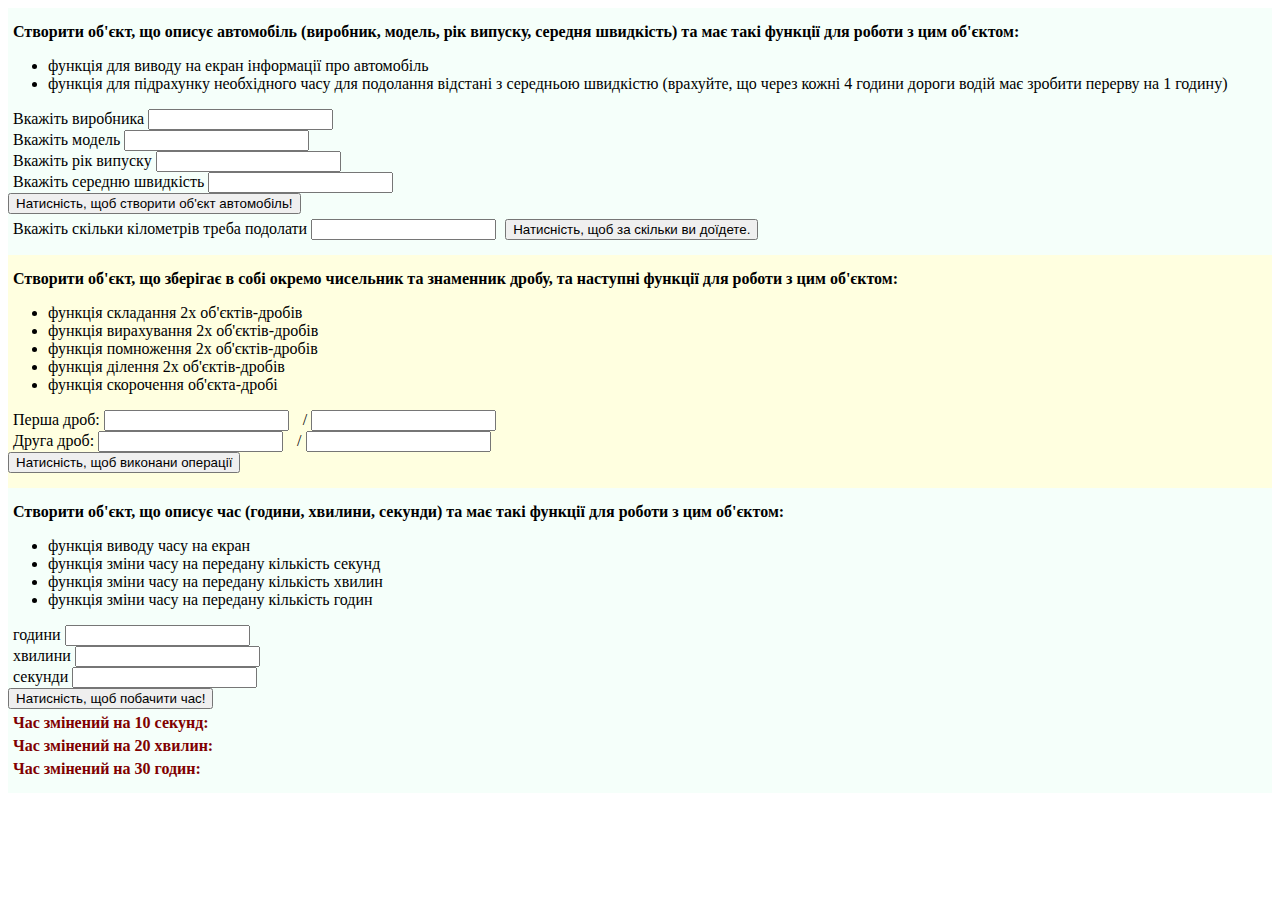
<file: hw4.html>
<!DOCTYPE html>
<html lang="uk">
  <head>
    <meta charset="UTF-8" />
    <meta http-equiv="X-UA-Compatible" content="IE=edge" />
    <meta name="viewport" content="width=device-width, initial-scale=1.0" />
    <link rel="stylesheet" href="styles/styles.css" />
    <script src="js/hw4.js"></script>
    <title>JS HW 4</title>
  </head>
  <body>
    <section>
      <h4>
        Створити об'єкт, що описує автомобіль (виробник, модель, рік випуску,
        середня швидкість) та має такі функції для роботи з цим об'єктом:
      </h4>
      <ul>
        <li>функція для виводу на екран інформації про автомобіль</li>
        <li>
          функція для підрахунку необхідного часу для подолання відстані з
          середньою швидкістю (врахуйте, що через кожні 4 години дороги водій
          має зробити перерву на 1 годину)
        </li>
      </ul>
      <label>Вкажіть виробника <input type="text" id="producer" /></label>
      <br />
      <label>Вкажіть модель <input type="text" id="model" /></label> <br />
      <label
        >Вкажіть рік випуску <input type="text" id="production_year"
      /></label>
      <br />
      <label
        >Вкажіть середню швидкість <input type="text" id="avg_speed"
      /></label>
      <br />
      <button onclick="makeCarWrapper()">
        Натисність, щоб створити об'єкт автомобіль!
      </button>
      <p id="car"></p>
      <label
        >Вкажіть скільки кілометрів треба подолати <input type="text" id="dest"
      /></label>
      <button onclick="getEstimate()">
        Натисність, щоб за скільки ви доїдете.
      </button>
      <p id="time"></p>
    </section>

    <section>
      <h4>
        Створити об'єкт, що зберігає в собі окремо чисельник та знаменник дробу,
        та наступні функції для роботи з цим об'єктом:
      </h4>
      <ul>
        <li>функція складання 2х об'єктів-дробів</li>
        <li>функція вирахування 2х об'єктів-дробів</li>
        <li>функція помноження 2х об'єктів-дробів</li>
        <li>функція ділення 2х об'єктів-дробів</li>
        <li>функція скорочення об'єкта-дробі</li>
      </ul>
      <label>Перша дроб: <input type="text" id="fr1_num" /></label>
      <label>/ <input type="text" id="fr1_den" /></label>
      <br />
      <label>Друга дроб: <input type="text" id="fr2_num" /></label>
      <label>/ <input type="text" id="fr2_den" /></label>
      <br />
      <button onclick="testFunctions()">
        Натисність, щоб виконани операції
      </button>
      <p id="fr_sum"></p>
      <p id="fr_diff"></p>
      <p id="fr_mult"></p>
      <p id="fr_div"></p>
    </section>

    <section>
      <h4>
        Створити об'єкт, що описує час (години, хвилини, секунди) та має такі
        функції для роботи з цим об'єктом:
      </h4>
      <ul>
        <li>функція виводу часу на екран</li>
        <li>функція зміни часу на передану кількість секунд</li>
        <li>функція зміни часу на передану кількість хвилин</li>
        <li>функція зміни часу на передану кількість годин</li>
      </ul>
      <label>години <input type="text" id="hh" /></label>
      <br />
      <label>хвилини <input type="text" id="min" /></label> <br />
      <label>секунди <input type="text" id="sec" /></label> <br />
      <button onclick="showTimeWrapper()">Натисність, щоб побачити час!</button>
      <p id="time_task3"></p>
      <p>Час змінений на 10 секунд: <span id="time_sec"></span></p>
      <p>Час змінений на 20 хвилин: <span id="time_min"></span></p>
      <p>Час змінений на 30 годин: <span id="time_hh"></span></p>
    </section>
  </body>
</html>
</file>
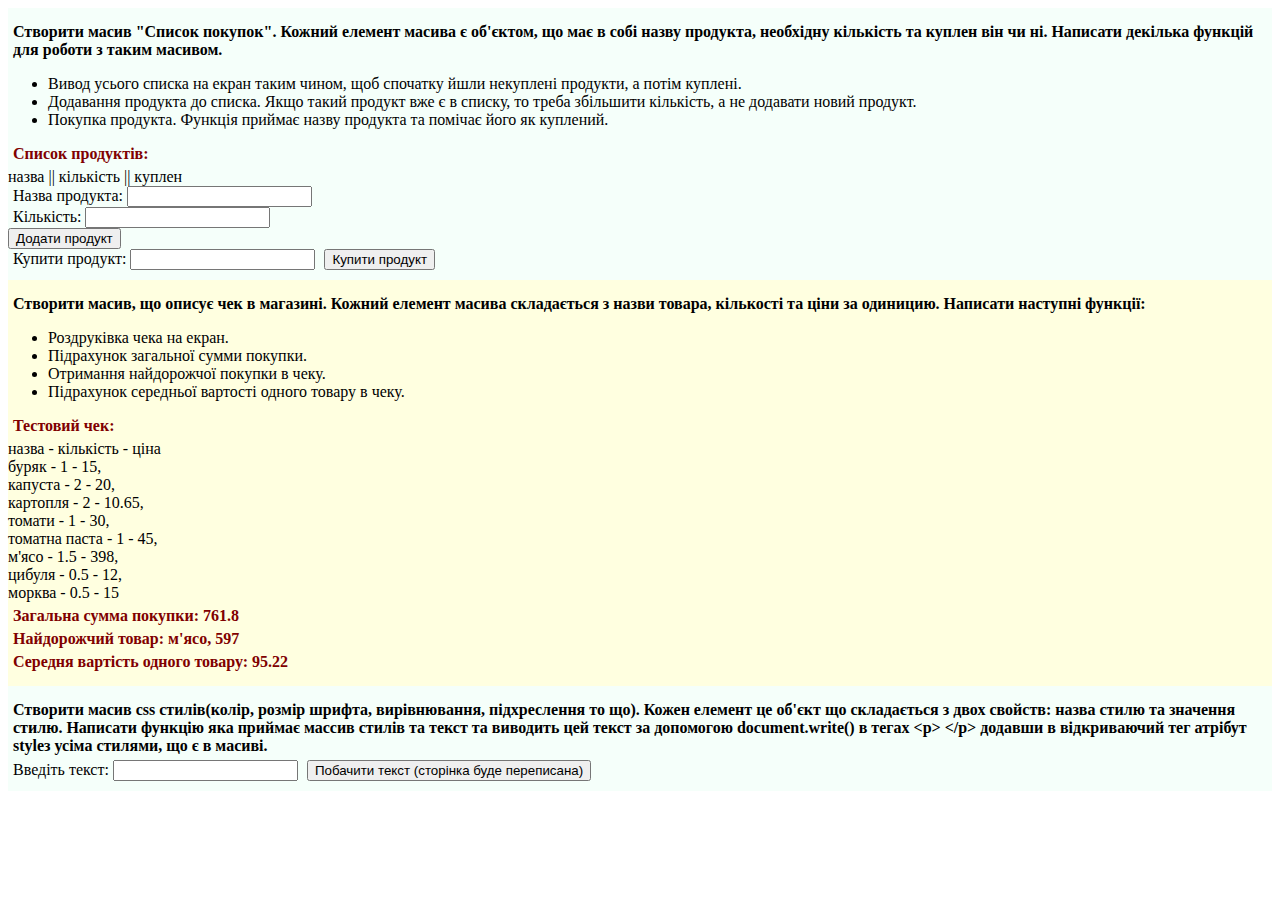
<file: hw5.html>
<!DOCTYPE html>
<html lang="uk">
  <head>
    <meta charset="UTF-8" />
    <meta http-equiv="X-UA-Compatible" content="IE=edge" />
    <meta name="viewport" content="width=device-width, initial-scale=1.0" />
    <link rel="stylesheet" href="styles/styles.css" />
    <title>JS HW 5</title>
  </head>
  <body>
    <section>
      <h4>
        Створити масив "Список покупок". Кожний елемент масива є об'єктом, що
        має в собі назву продукта, необхідну кількість та куплен він чи ні.
        Написати декілька функцій для роботи з таким масивом.
      </h4>
      <ul>
        <li>
          Вивод усього списка на екран таким чином, щоб спочатку йшли некуплені
          продукти, а потім куплені.
        </li>
        <li>
          Додавання продукта до списка. Якщо такий продукт вже є в списку, то
          треба збільшити кількість, а не додавати новий продукт.
        </li>
        <li>
          Покупка продукта. Функція приймає назву продукта та помічає його як
          куплений.
        </li>
      </ul>

      <p>Список продуктів:</p>
      <div id="print_list"></div>

      <label>Назва продукта: <input type="text" id="product_name" /></label>
      <br />
      <label>Кількість: <input type="text" id="product_qwt" /></label>
      <br />

      <button onclick="addToShoppingList()">Додати продукт</button>
      <br />
      <label>Купити продукт: <input type="text" id="product_buy" /></label>
      <button onclick="buyProduct()">Купити продукт</button>
    </section>

    <section>
      <h4>
        Створити масив, що описує чек в магазині. Кожний елемент масива
        складається з назви товара, кількості та ціни за одиницию. Написати
        наступні функції:
      </h4>
      <ul>
        <li>Роздруківка чека на екран.</li>
        <li>Підрахунок загальної сумми покупки.</li>
        <li>Отримання найдорожчої покупки в чеку.</li>
        <li>Підрахунок середньої вартості одного товару в чеку.</li>
      </ul>

      <p>Тестовий чек:</p>
      <div id="print_receipt"></div>
      <p>Загальна сумма покупки: <span id="sum_receipt"></span></p>
      <p>Найдорожчий товар: <span id="max_receipt"></span></p>
      <p>Середня вартість одного товару: <span id="avg_receipt"></span></p>
    </section>

    <section>
      <h4>
        Створити масив css стилів(колір, розмір шрифта, вирівнювання,
        підхреслення то що). Кожен елемент це об'єкт що складається з двох
        свойств: назва стилю та значення стилю. Написати функцію яка приймає
        массив стилів та текст та виводить цей текст за допомогою
        document.write() в тегах &ltp&gt &lt/p&gt додавши в відкриваючий тег
        атрібут styleз усіма стилями, що є в масиві.
      </h4>
      <label>Введіть текст: <input type="text" id="css_text" /></label>
      <button onclick="writeCssText(css_styles)">
        Побачити текст (сторінка буде переписана)
      </button>
    </section>

    <script src="js/hw5.js"></script>
  </body>
</html>
</file>
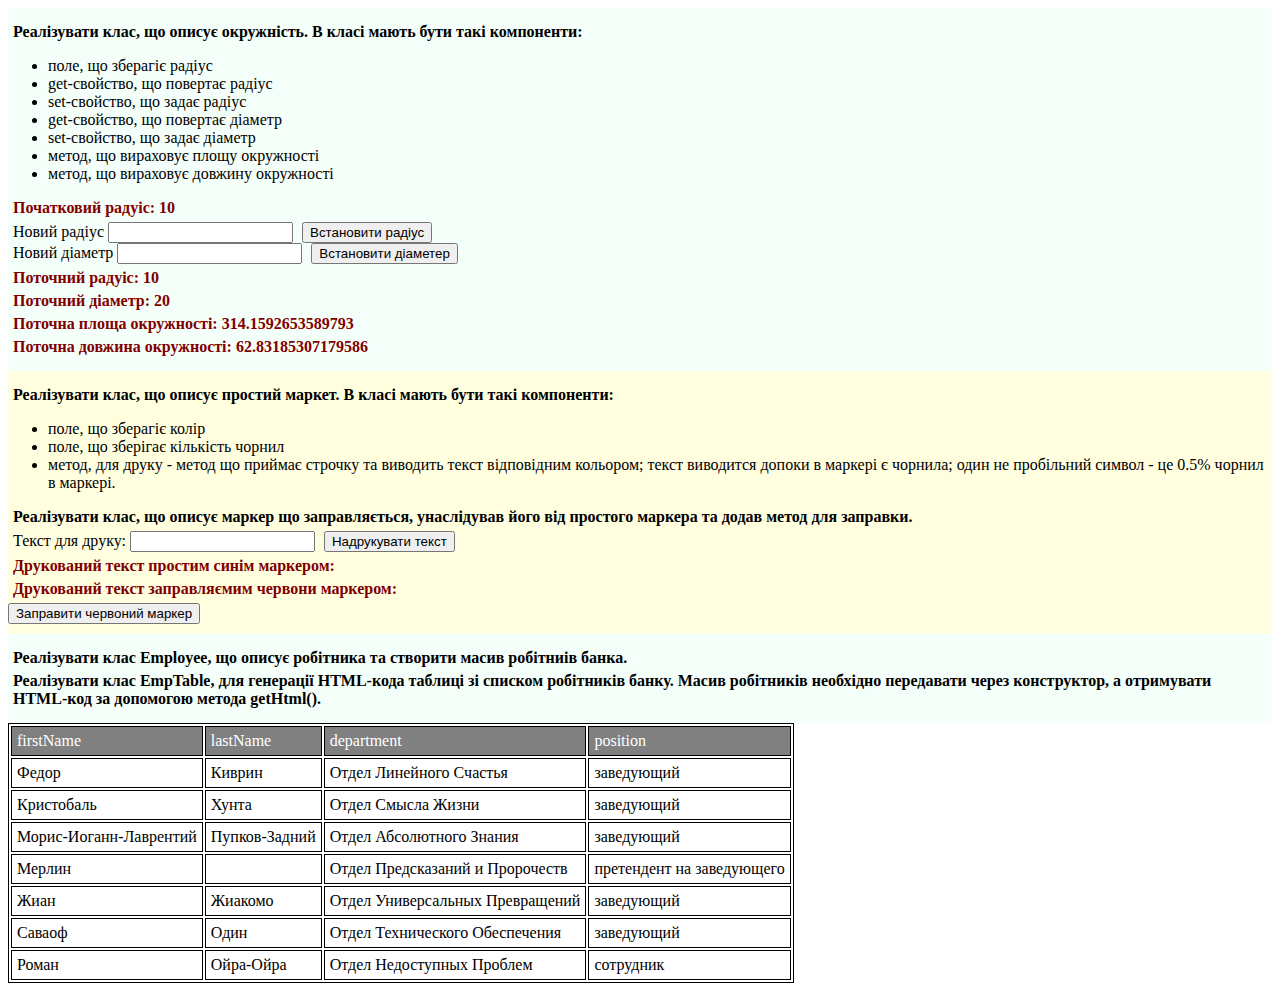
<file: hw6.html>
<!DOCTYPE html>
<html lang="uk">
  <head>
    <meta charset="UTF-8" />
    <meta http-equiv="X-UA-Compatible" content="IE=edge" />
    <meta name="viewport" content="width=device-width, initial-scale=1.0" />
    <link rel="stylesheet" href="styles/styles.css" />
    <title>JS HW 6</title>
  </head>
  <body>
    <section>
      <h4>
        Реалізувати клас, що описує окружність. В класі мають бути такі
        компоненти:
      </h4>
      <ul>
        <li>поле, що зберагіє радіус</li>
        <li>get-свойство, що повертає радіус</li>
        <li>set-свойство, що задає радіус</li>
        <li>get-свойство, що повертає діаметр</li>
        <li>set-свойство, що задає діаметр</li>
        <li>метод, що вираховує площу окружності</li>
        <li>метод, що вираховує довжину окружності</li>
      </ul>

      <p>Початковий радуіс: <span id="initial_r"></span></p>

      <label>Новий радіус <input type="text" id="new_radius" /></label>
      <button onclick="setRadiusWrapper(circle)">Встановити радіус</button>

      <br />
      <label>Новий діаметр <input type="text" id="new_diameter" /></label>
      <button onclick="setDiameterWrapper(circle)">Встановити діаметер</button>

      <p>Поточний радуіс: <span id="get_r"></span></p>
      <p>Поточний діаметр: <span id="get_d"></span></p>
      <p>Поточна площа окружності: <span id="area"></span></p>
      <p>Поточна довжина окружності: <span id="length"></span></p>
    </section>

    <section>
      <h4>
        Реалізувати клас, що описує простий маркет. В класі мають бути такі
        компоненти:
      </h4>
      <ul>
        <li>поле, що зберагіє колір</li>
        <li>поле, що зберігає кількість чорнил</li>
        <li>
          метод, для друку - метод що приймає строчку та виводить текст
          відповідним кольором; текст виводится допоки в маркері є чорнила; один
          не пробільний символ - це 0.5% чорнил в маркері.
        </li>
      </ul>
      <h4>
        Реалізувати клас, що описує маркер що заправляється, унаслідував його
        від простого маркера та додав метод для заправки.
      </h4>
      <label
        >Текст для друку: <input type="text" id="print_text_marker"
      /></label>
      <button
        onclick="printText(marker, 'print_text_marker', 'marker1_text_print'); 
                printText(fillMarker, 'print_text_marker', 'marker2_text_print')"
      >
        Надрукувати текст
      </button>
      <p>
        Друкований текст простим синім маркером:
        <span id="marker1_text_print"></span>
      </p>
      <p>
        Друкований текст заправляємим червони маркером:
        <span id="marker2_text_print"></span>
      </p>
      <button onclick="fillMarker.reFill()">Заправити червоний маркер</button>
    </section>

    <section>
      <h4>
        Реалізувати клас Employee, що описує робітника та створити масив
        робітниів банка.
      </h4>
      <h4>
        Реалізувати клас EmpTable, для генерації HTML-кода таблиці зі списком
        робітників банку. Масив робітників необхідно передавати через
        конструктор, а отримувати HTML-код за допомогою метода getHtml().
      </h4>
    </section>
    <script src="js/hw6.js"></script>
  </body>
</html>
</file>
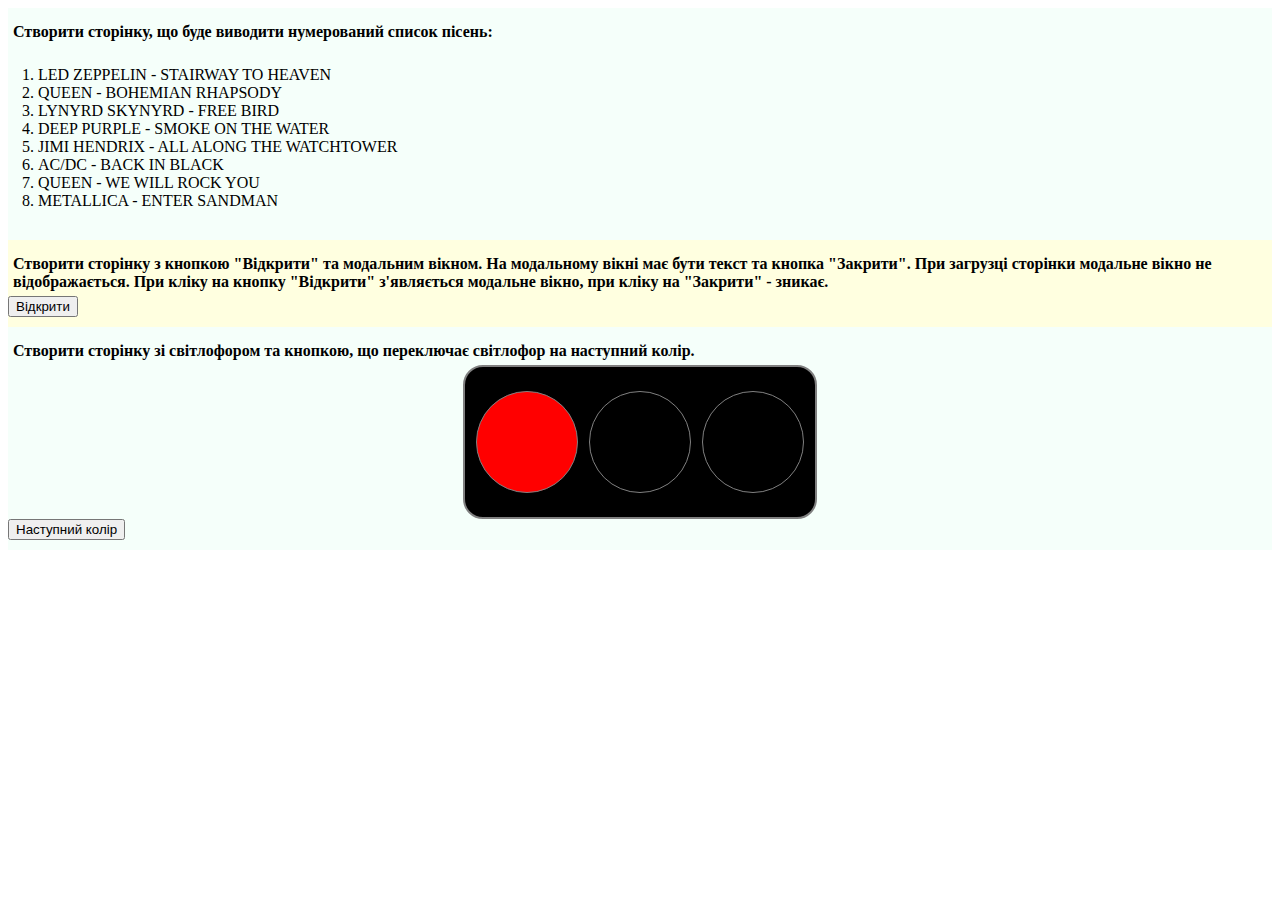
<file: hw7.html>
<!DOCTYPE html>
<html lang="uk">
  <head>
    <meta charset="UTF-8" />
    <meta http-equiv="X-UA-Compatible" content="IE=edge" />
    <meta name="viewport" content="width=device-width, initial-scale=1.0" />
    <link rel="stylesheet" href="styles/styles.css" />
    <link rel="stylesheet" href="styles/hw7.css" />
    <script src="js/hw7.js"></script>
    <title>JS HW 7</title>
  </head>
  <body>
    <section>
      <h4>Створити сторінку, що буде виводити нумерований список пісень:</h4>
    </section>
    <script>
      printPlayList();
    </script>
    <section>
      <h4>
        Створити сторінку з кнопкою "Відкрити" та модальним вікном. На
        модальному вікні має бути текст та кнопка "Закрити". При загрузці
        сторінки модальне вікно не відображається. При кліку на кнопку
        "Відкрити" з'являється модальне вікно, при кліку на "Закрити" - зникає.
      </h4>
      <button onclick="showModalWindow()" id="openModal">Відкрити</button>
      <div id="modal">
        <div class="modal-content">
          <p>Привіт, я модільне вікно!</p>
          <button id="closeModal">Закрити</button>
        </div>
      </div>
      <script>
        showModalWindow();
      </script>
    </section>
    <section>
      <h4>
        Створити сторінку зі світлофором та кнопкою, що переключає світлофор на
        наступний колір.
      </h4>
      <div id="semafor">
        <div class="light"></div>
        <div class="light"></div>
        <div class="light"></div>
      </div>
      <script>
        initLights();
        switchColor();
      </script>
      <button onclick="switchColor()">Наступний колір</button>
    </section>
  </body>
</html>
</file>
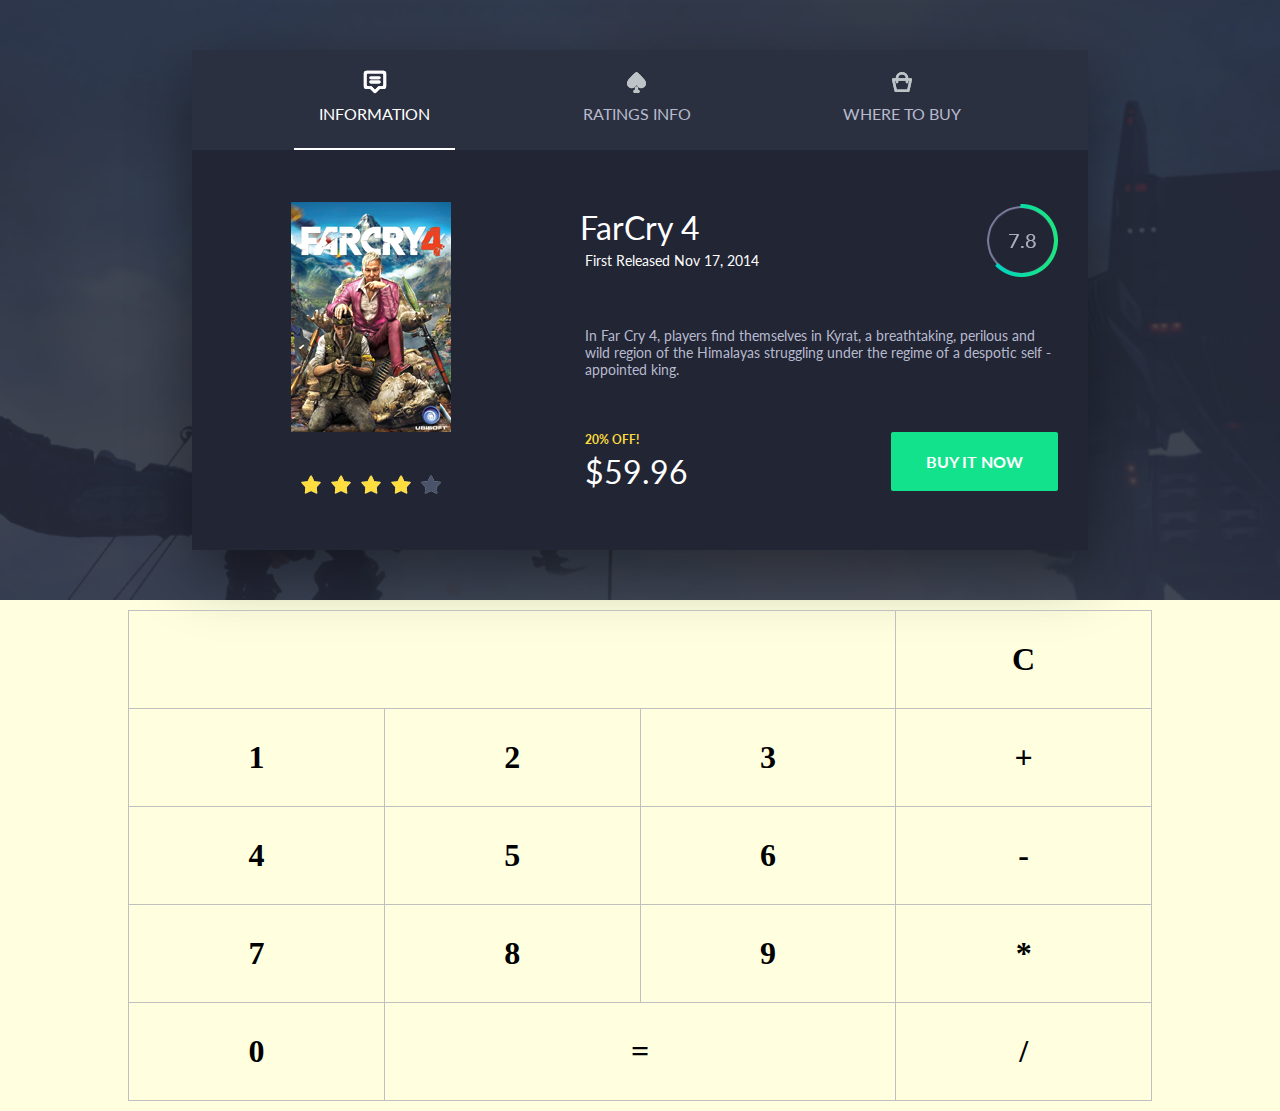
<file: hw9.html>
<!DOCTYPE html>
<html lang="en">
  <head>
    <meta charset="UTF-8" />
    <meta http-equiv="X-UA-Compatible" content="IE=edge" />
    <meta name="viewport" content="width=device-width, initial-scale=1.0" />
    <link rel="stylesheet" href="styles/styles.css" />
    <link rel="stylesheet" href="styles/hw9_1.css" />
    <link rel="stylesheet" href="styles/hw9_2.css" />
    <title>JS HW 9</title>
  </head>
  <body>
    <section class="farcry__section"></section>
    <section class="calc__section">
      <table class="calculator">
        <tbody>
          <tr>
            <td colspan="3" class="calculator__result"></td>
            <td class="calculator__clear">C</td>
          </tr>
          <tr>
            <td class="calculator__digit">1</td>
            <td class="calculator__digit">2</td>
            <td class="calculator__digit">3</td>
            <td class="calculator__operation">+</td>
          </tr>
          <tr>
            <td class="calculator__digit">4</td>
            <td class="calculator__digit">5</td>
            <td class="calculator__digit">6</td>
            <td class="calculator__operation">-</td>
          </tr>
          <tr>
            <td class="calculator__digit">7</td>
            <td class="calculator__digit">8</td>
            <td class="calculator__digit">9</td>
            <td class="calculator__operation">*</td>
          </tr>
          <tr>
            <td class="calculator__digit">0</td>
            <td colspan="2" class="calculator__equal">=</td>
            <td class="calculator__operation">/</td>
          </tr>
        </tbody>
      </table>
    </section>
    <script src="https://ajax.googleapis.com/ajax/libs/jquery/3.5.1/jquery.min.js"></script>
    <script src="js/hw9_1.js"></script>
    <script src="js/hw9_2.js"></script>
  </body>
</html>
</file>
<file: styles/styles.css>
a {
  display: block;
}

section {
  padding: 10px 0;
}

section:nth-child(odd) {
  background-color: mintcream;
}

section:nth-child(even) {
  background-color: lightyellow;
}

section h4,
section label,
section p {
  margin: 5px;
}

section p {
  color: maroon;
  font-weight: bold;
}

.quizz {
  display: block;
}

.EmpTable {
  border: 1px solid black;
}

.EmpTable__row--header {
  background-color: grey;
  color: white;
}

.EmpTable__column {
  border: 1px solid black;
  padding: 5px;
}

.edit__block--hidden {
  display: none;
}

.edit__block--visible {
  display: block;
}

.tablepress {
  border: 1px solid #b6b5b5;
  border-collapse: collapse;
  padding: 5px;
}

.tablepress_header {
  cursor: pointer;
}

.tablepress th {
  border: 1px solid #c0c0c0;
  padding: 5px;
  background: #f0f0f0;
}

.tablepress td {
  border: 1px solid #c0c0c0;
  padding: 5px;
}

#resize {
  border: 5px double black;
  min-height: 100px;
  height: 100px;
  min-width: 100px;
  width: 100px;
  display: -webkit-box;
  display: -ms-flexbox;
  display: flex;
  -webkit-box-align: center;
      -ms-flex-align: center;
          align-items: center;
  -webkit-box-pack: center;
      -ms-flex-pack: center;
          justify-content: center;
  text-align: center;
  overflow: auto;
}
/*# sourceMappingURL=styles.css.map */
</file>
<file: styles/hw11.css>
* {
  margin: 0;
  padding: 0;
  -webkit-box-sizing: border-box;
          box-sizing: border-box;
}

body {
  background-color: #efd6ac;
}

#movieSearch {
  margin: auto;
  background-color: #c44900;
  height: 100px;
  display: -webkit-box;
  display: -ms-flexbox;
  display: flex;
  -webkit-box-align: center;
      -ms-flex-align: center;
          align-items: center;
  -webkit-box-pack: center;
      -ms-flex-pack: center;
          justify-content: center;
}

.btn {
  font-size: 30px;
  margin: 10px;
  padding: 10px;
  background-color: #432534;
  color: white;
}

.btn-details {
  font-size: 15px;
  margin: 0;
}

.input-field {
  font-size: 30px;
  margin: 10px;
}

.result {
  color: #183a37;
  height: calc(100vh - 100px);
  width: 100%;
}

.error {
  width: 100%;
  height: 100%;
  font-size: 60px;
  display: -webkit-box;
  display: -ms-flexbox;
  display: flex;
  -webkit-box-pack: center;
      -ms-flex-pack: center;
          justify-content: center;
  -webkit-box-align: center;
      -ms-flex-align: center;
          align-items: center;
}

.result-list {
  margin-left: 60px;
}

.result-el {
  display: -webkit-box;
  display: -ms-flexbox;
  display: flex;
  -webkit-box-orient: horizontal;
  -webkit-box-direction: normal;
      -ms-flex-direction: row;
          flex-direction: row;
  -webkit-box-align: center;
      -ms-flex-align: center;
          align-items: center;
  width: 100%;
  padding: 10px;
}

.result-el__header {
  font-size: 40px;
  font-weight: bold;
}

.result-el__year {
  font-size: 20px;
  font-style: italic;
  color: #04151f;
}

.result-el__poster {
  max-height: 120px;
  margin: 0 20px;
}

.result-pages {
  display: -webkit-box;
  display: -ms-flexbox;
  display: flex;
  -webkit-box-orient: horizontal;
  -webkit-box-direction: normal;
      -ms-flex-direction: row;
          flex-direction: row;
  -webkit-box-pack: center;
      -ms-flex-pack: center;
          justify-content: center;
  -webkit-box-align: center;
      -ms-flex-align: center;
          align-items: center;
  list-style: none;
  font-size: 30px;
  font-style: bold;
  color: #04151f;
  width: 80%;
  -ms-flex-wrap: wrap;
      flex-wrap: wrap;
  margin: auto;
}

.result-pages__page {
  padding: 10px;
  margin: 10px;
}

.result-pages__page--current {
  color: #c44900;
  font-weight: bold;
}

.result-pages__page:hover {
  cursor: pointer;
  color: #c44900;
}

.details {
  display: -webkit-box;
  display: -ms-flexbox;
  display: flex;
  -webkit-box-orient: vertical;
  -webkit-box-direction: normal;
      -ms-flex-direction: column;
          flex-direction: column;
  -webkit-box-align: center;
      -ms-flex-align: center;
          align-items: center;
  -webkit-box-pack: center;
      -ms-flex-pack: center;
          justify-content: center;
}

.details__header {
  font-size: 40px;
  font-weight: bold;
}

.details__line {
  font-size: 20px;
  color: #04151f;
  width: 80%;
  text-align: center;
}

.btn-heart {
  background-color: grey;
  display: inline-block;
  height: 30px;
  margin: 0 10px;
  position: relative;
  top: 0;
  -webkit-transform: rotate(-45deg);
          transform: rotate(-45deg);
  width: 30px;
  border: none;
}

.btn-heart:before,
.btn-heart:after {
  content: "";
  background-color: grey;
  border-radius: 50%;
  height: 30px;
  position: absolute;
  width: 30px;
}

.btn-heart:before {
  top: -15px;
  left: 0;
}

.btn-heart:after {
  left: 15px;
  top: 0;
}

.favorite {
  background-color: red;
}

.favorite:before,
.favorite:after {
  background-color: red;
}
/*# sourceMappingURL=hw11.css.map */
</file>
<file: styles/hw37.1.css>
@-webkit-keyframes flip {
  from {
    -webkit-transform: translate(0, 0) rotateY(0deg);
            transform: translate(0, 0) rotateY(0deg);
  }
  to {
    -webkit-transform: translate(320px, 0) rotateY(180deg);
            transform: translate(320px, 0) rotateY(180deg);
  }
}

@keyframes flip {
  from {
    -webkit-transform: translate(0, 0) rotateY(0deg);
            transform: translate(0, 0) rotateY(0deg);
  }
  to {
    -webkit-transform: translate(320px, 0) rotateY(180deg);
            transform: translate(320px, 0) rotateY(180deg);
  }
}

.task1 {
  position: relative;
  width: 100%;
  height: 600px;
}

.level-up {
  z-index: 2;
}

.suit {
  height: 270px;
  width: 270px;
  position: absolute;
  top: 20%;
  left: 10%;
}

.rank {
  font-size: 100px;
  position: absolute;
  top: 10px;
  left: 20px;
}

/* entire container, keeps perspective */
.flip-container {
  -webkit-perspective: 1000;
          perspective: 1000;
  margin: auto;
  position: absolute;
  bottom: 0;
  left: calc(50% - 320px);
}

.flip-container,
.front,
.front-svg,
.back {
  width: 320px;
  height: 480px;
}

/* flip speed goes here */
.animate {
  -webkit-transition: 0.6s;
  transition: 0.6s;
  -webkit-transform-style: preserve-3d;
          transform-style: preserve-3d;
  position: relative;
  -webkit-animation-name: flip;
          animation-name: flip;
  -webkit-animation-duration: 0.6s;
          animation-duration: 0.6s;
  -webkit-animation-fill-mode: forwards;
          animation-fill-mode: forwards;
}

/* hide back of pane during swap */
.front,
.back {
  -webkit-backface-visibility: hidden;
          backface-visibility: hidden;
  position: absolute;
  top: 0;
  left: 0;
}

/* back, initially hidden pane */
.front {
  -webkit-transform: rotateY(180deg);
          transform: rotateY(180deg);
}
/*# sourceMappingURL=hw37.1.css.map */
</file>
<file: styles/hw37.2.css>
* {
  margin: 0;
  padding: 0;
  -webkit-box-sizing: border-box;
          box-sizing: border-box;
}

.nav {
  list-style: none;
  display: -webkit-box;
  display: -ms-flexbox;
  display: flex;
  -ms-flex-pack: distribute;
      justify-content: space-around;
  -webkit-box-align: center;
      -ms-flex-align: center;
          align-items: center;
  background-color: #313390;
  color: white;
  padding: 10px;
  font-size: 30px;
  position: fixed;
  width: 100%;
  height: 100px;
  z-index: 5;
}

.task2 {
  display: -webkit-box;
  display: -ms-flexbox;
  display: flex;
  -webkit-box-orient: vertical;
  -webkit-box-direction: normal;
      -ms-flex-direction: column;
          flex-direction: column;
}

.task2-text {
  color: #313390;
  font-size: 30px;
  margin: 5%;
}

.task2-pic {
  margin: 2%;
}
/*# sourceMappingURL=hw37.2.css.map */
</file>
<file: styles/hw38.css>
*,
*:before,
*:after {
  margin: 0;
  padding: 0;
  -webkit-box-sizing: border-box;
          box-sizing: border-box;
}

.task38-1 {
  height: 95vh;
  background-color: #e2e7ec;
  padding: 10px 30px;
}

.task38-1 .grid-container {
  height: 100%;
  width: 70%;
  margin: auto;
  display: -ms-grid;
  display: grid;
  -ms-grid-columns: 1fr 1fr 1fr;
      grid-template-columns: 1fr 1fr 1fr;
  -ms-grid-rows: 1fr 1fr;
      grid-template-rows: 1fr 1fr;
  gap: 10px;
}

.task38-1 .grid-container article:nth-child(1) {
  -ms-grid-column: 1;
      grid-column-start: 1;
  grid-column-end: 3;
  text-align: left;
  text-transform: uppercase;
  color: #ffffff;
  position: relative;
  background-repeat: no-repeat;
  background: -webkit-gradient(linear, left top, left bottom, color-stop(20%, rgba(0, 0, 0, 0)), to(black)), url("../img/38.1/Layer_8.png");
  background: linear-gradient(to bottom, rgba(0, 0, 0, 0) 20%, black), url("../img/38.1/Layer_8.png");
}

.task38-1 .grid-container article:nth-child(1) p {
  opacity: 0.5;
  font-size: 13px;
  font-weight: 500;
  letter-spacing: 0.33px;
  position: absolute;
  bottom: 25%;
  left: 5%;
}

.task38-1 .grid-container article:nth-child(1) h1 {
  font-size: 30px;
  font-weight: 400;
  letter-spacing: 0.75px;
  position: absolute;
  bottom: 5%;
  left: 5%;
  width: 70%;
}

.task38-1 .grid-container article {
  background-color: #ffffff;
  position: relative;
}

.task38-1 .grid-container article p {
  color: #818181;
  font-size: 13px;
  font-weight: 500;
  text-align: left;
  text-transform: uppercase;
  letter-spacing: 0.33px;
  position: absolute;
  bottom: 170px;
  left: 28px;
}

.task38-1 .grid-container article h2 {
  color: #1d1d1d;
  font-size: 22px;
  font-weight: 400;
  text-align: left;
  text-transform: uppercase;
  letter-spacing: 0.55px;
  position: absolute;
  bottom: 85px;
  left: 28px;
}

.task38-1 .grid-container article img:first-child {
  width: 100%;
  height: 50%;
}

.task38-1 .grid-container article img:last-child {
  width: 54px;
  height: 54px;
  position: absolute;
  bottom: 25px;
  left: 28px;
}

.task38-2 .page1 {
  height: 95vh;
  margin: 3%;
}

.task38-2 .page1 .grid-container {
  height: 100%;
  display: -ms-grid;
  display: grid;
  -ms-grid-columns: 1fr 1fr 1fr;
      grid-template-columns: 1fr 1fr 1fr;
  -ms-grid-rows: 1.5fr 1.5fr 2fr;
      grid-template-rows: 1.5fr 1.5fr 2fr;
  gap: 10px;
      grid-template-areas: "big big panel" "big big panel2" "panel3 panel4 panel5";
}

.task38-2 .page1 .big {
  -ms-grid-row: 1;
  -ms-grid-row-span: 2;
  -ms-grid-column: 1;
  -ms-grid-column-span: 2;
  grid-area: big;
  background-image: url(../img/1.jpg38-page1.jpg);
  background-position: top;
  background-size: cover;
}

.task38-2 .page1 .panel {
  -ms-grid-row: 1;
  -ms-grid-column: 3;
  grid-area: panel;
  background-image: url(../img/2.jpg38-page1.jpg);
  background-position: top;
  background-size: cover;
}

.task38-2 .page1 .panel2 {
  -ms-grid-row: 2;
  -ms-grid-column: 3;
  grid-area: panel2;
  background-image: url(../img/3.jpg38-page1.jpg);
  background-position: top;
  background-size: cover;
}

.task38-2 .page1 .panel3 {
  -ms-grid-row: 3;
  -ms-grid-column: 1;
  grid-area: panel3;
  background-image: url(../img/4.jpg38-page1.jpg);
  background-position: top;
  background-size: cover;
}

.task38-2 .page1 .panel4 {
  -ms-grid-row: 3;
  -ms-grid-column: 2;
  grid-area: panel4;
  background-image: url(../img/5.jpg38-page1.jpg);
  background-position: top;
  background-size: cover;
}

.task38-2 .page1 .panel5 {
  -ms-grid-row: 3;
  -ms-grid-column: 3;
  grid-area: panel5;
  background-image: url(../img/6.jpg38-page1.jpg);
  background-position: top;
  background-size: cover;
}

.task38-2 .page2 {
  height: 60vh;
  position: relative;
}

.task38-2 .page2 .grid-container {
  height: 100%;
  display: -ms-grid;
  display: grid;
  -ms-grid-columns: 1fr 1fr 1fr 1fr;
      grid-template-columns: 1fr 1fr 1fr 1fr;
  -ms-grid-rows: 1fr 1fr;
      grid-template-rows: 1fr 1fr;
}

.task38-2 .page2 .overlay {
  height: 100%;
  width: 100%;
  background-color: #1a1a1a;
  opacity: 0.5;
  position: absolute;
  top: 0;
}

.task38-2 .page2 .panel1 {
  background-image: url(../img/7.jpg38-page2.jpg);
  background-position: top;
  background-size: cover;
}

.task38-2 .page2 .panel2 {
  background-image: url(".././img/7.jpg38-page2 (1).jpg");
  background-position: top;
  background-size: cover;
}

.task38-2 .page2 .panel3 {
  background-image: url(../img/8.jpg38-page2.jpg);
  background-position: top;
  background-size: cover;
}

.task38-2 .page2 .panel4 {
  background-image: url(../img/9.jpg38-page2.jpg);
  background-position: top;
  background-size: cover;
}

.task38-2 .page2 .panel5 {
  background-image: url(../img/10.jpg38-page2.jpg);
  background-position: top;
  background-size: cover;
}

.task38-2 .page2 .panel6 {
  background-image: url(../img/11.jpg38-page2.jpg);
  background-position: top;
  background-size: cover;
}

.task38-2 .page2 .panel7 {
  background-image: url(../img/12.jpg38-page2.jpg);
  background-position: top;
  background-size: cover;
}

.task38-2 .page2 .panel8 {
  background-image: url(../img/13.jpg38-page2.jpg);
  background-position: top;
  background-size: cover;
}
/*# sourceMappingURL=hw38.css.map */
</file>
<file: styles/hw7.css>
#modal {
  display: none;
  position: fixed;
  z-index: 1;
  padding-top: 100px;
  left: 0;
  top: 0;
  width: 100%;
  height: 100%;
  overflow: auto;
  background-color: rgba(0, 0, 0, 0.4);
}

.modal-content {
  background-color: #fefefe;
  margin: auto;
  padding: 20px;
  border: 1px solid #888;
  width: 50%;
  text-align: center;
}

#semafor {
  background: black;
  border: 2px solid grey;
  border-radius: 20px;
  width: 350px;
  height: 150px;
  margin: auto;
  display: -webkit-box;
  display: -ms-flexbox;
  display: flex;
  -webkit-box-orient: horizontal;
  -webkit-box-direction: normal;
      -ms-flex-direction: row;
          flex-direction: row;
  -webkit-box-align: center;
      -ms-flex-align: center;
          align-items: center;
  -webkit-box-pack: space-evenly;
      -ms-flex-pack: space-evenly;
          justify-content: space-evenly;
}

.light {
  border: 1px solid grey;
  border-radius: 100px;
  width: 100px;
  height: 100px;
}
/*# sourceMappingURL=hw7.css.map */
</file>
<file: styles/hw9_1.css>
@import url("https://fonts.googleapis.com/css2?family=Lato&display=swap");
* {
  -webkit-box-sizing: border-box;
          box-sizing: border-box;
  margin: 0;
  padding: 0;
}

.farcry__section {
  background-image: url(../img/BG.png);
  background-size: cover;
  min-height: 600px;
  height: 600px;
  display: -webkit-box;
  display: -ms-flexbox;
  display: flex;
  -webkit-box-align: center;
      -ms-flex-align: center;
          align-items: center;
  -webkit-box-pack: center;
      -ms-flex-pack: center;
          justify-content: center;
}

.card {
  width: 70%;
  min-height: 80%;
  height: 500px;
  -webkit-box-shadow: 0 23px 57px rgba(0, 0, 0, 0.4);
          box-shadow: 0 23px 57px rgba(0, 0, 0, 0.4);
  background-color: #212534;
}

.nav {
  background-color: #2b3040;
  list-style-type: none;
  display: -webkit-box;
  display: -ms-flexbox;
  display: flex;
  -webkit-box-align: center;
      -ms-flex-align: center;
          align-items: center;
  -webkit-box-pack: space-evenly;
      -ms-flex-pack: space-evenly;
          justify-content: space-evenly;
}

.nav-item {
  display: -webkit-box;
  display: -ms-flexbox;
  display: flex;
  -webkit-box-orient: vertical;
  -webkit-box-direction: normal;
      -ms-flex-direction: column;
          flex-direction: column;
  -webkit-box-align: center;
      -ms-flex-align: center;
          align-items: center;
  -webkit-box-pack: space-evenly;
      -ms-flex-pack: space-evenly;
          justify-content: space-evenly;
  padding: 20px;
  height: 100px;
}

.nav-item__name {
  color: #fbfbfb;
  font-family: "Lato", sans-serif;
  font-size: 16px;
  font-weight: 400;
  text-align: center;
  text-transform: uppercase;
}

.nav-item path {
  fill: #bdc3c7;
}

.nav-item p {
  margin-top: 10px;
  color: #b7bacd;
}

.nav-item--active {
  border-bottom: 2px solid #ffffff;
}

.nav-item--active path {
  fill: #ffffff;
}

.nav-item--active p {
  color: #ffffff;
}

.card-main {
  display: -webkit-box;
  display: -ms-flexbox;
  display: flex;
  width: 100%;
  height: 400px;
}

.card-left {
  padding: 10px;
  width: 40%;
  height: 100%;
  display: -webkit-box;
  display: -ms-flexbox;
  display: flex;
  -webkit-box-orient: vertical;
  -webkit-box-direction: normal;
      -ms-flex-direction: column;
          flex-direction: column;
  -webkit-box-pack: space-evenly;
      -ms-flex-pack: space-evenly;
          justify-content: space-evenly;
  -webkit-box-align: center;
      -ms-flex-align: center;
          align-items: center;
}

.card-rating__star {
  margin: auto 5px;
}

.card-right {
  padding: 10px 30px 10px;
  width: 60%;
  height: 100%;
  display: -webkit-box;
  display: -ms-flexbox;
  display: flex;
  -webkit-box-orient: vertical;
  -webkit-box-direction: normal;
      -ms-flex-direction: column;
          flex-direction: column;
  -webkit-box-pack: space-evenly;
      -ms-flex-pack: space-evenly;
          justify-content: space-evenly;
  -webkit-box-align: center;
      -ms-flex-align: center;
          align-items: center;
}

.card-right__header, .card-right__buy {
  display: -webkit-box;
  display: -ms-flexbox;
  display: flex;
  -webkit-box-orient: horizontal;
  -webkit-box-direction: normal;
      -ms-flex-direction: row;
          flex-direction: row;
  -webkit-box-pack: justify;
      -ms-flex-pack: justify;
          justify-content: space-between;
  -webkit-box-align: center;
      -ms-flex-align: center;
          align-items: center;
  width: 100%;
}

.card-right__description {
  color: #b7bacd;
  font-family: "Lato", sans-serif;
  font-size: 14px;
  font-weight: 400;
  text-align: left;
}

.card-right__price-off {
  color: #fedc3f;
  font-family: "Lato", sans-serif;
  font-size: 12px;
  font-weight: 700;
  text-transform: uppercase;
}

.card-right__price-usd {
  color: #ffffff;
  font-family: "Lato", sans-serif;
  font-size: 32px;
  font-weight: 400;
}

.card-right__btn {
  color: #ffffff;
  font-family: "Lato", sans-serif;
  font-size: 16px;
  font-weight: 700;
  text-transform: uppercase;
  border-radius: 2px;
  background-color: #13e28d;
  border: none;
  padding: 20px 35px;
}

.card-header {
  color: #ffffff;
  font-family: "Lato", sans-serif;
  font-size: 32px;
  font-weight: 400;
}

.card-release {
  color: #fdfdfd;
  font-family: "Lato", sans-serif;
  font-size: 14px;
  font-weight: 400;
  text-align: left;
}

.tab {
  -webkit-box-orient: vertical;
  -webkit-box-direction: normal;
      -ms-flex-direction: column;
          flex-direction: column;
  -webkit-box-pack: center;
      -ms-flex-pack: center;
          justify-content: center;
  -webkit-box-align: center;
      -ms-flex-align: center;
          align-items: center;
}
/*# sourceMappingURL=hw9_1.css.map */
</file>
<file: styles/hw9_2.css>
.calc__section {
  display: -webkit-box;
  display: -ms-flexbox;
  display: flex;
  -webkit-box-align: center;
      -ms-flex-align: center;
          align-items: center;
  -webkit-box-pack: center;
      -ms-flex-pack: center;
          justify-content: center;
}

.calculator {
  border: 1px solid #b6b5b5;
  border-collapse: collapse;
  width: 80%;
}

.calculator td {
  border: 1px solid #c0c0c0;
  padding: 30px;
  font-weight: 900;
  font-size: xx-large;
}

.calculator__digit, .calculator__operation, .calculator__clear, .calculator__equal {
  text-align: center;
  width: 20%;
}

.calculator__result {
  text-align: right;
}
/*# sourceMappingURL=hw9_2.css.map */
</file>
